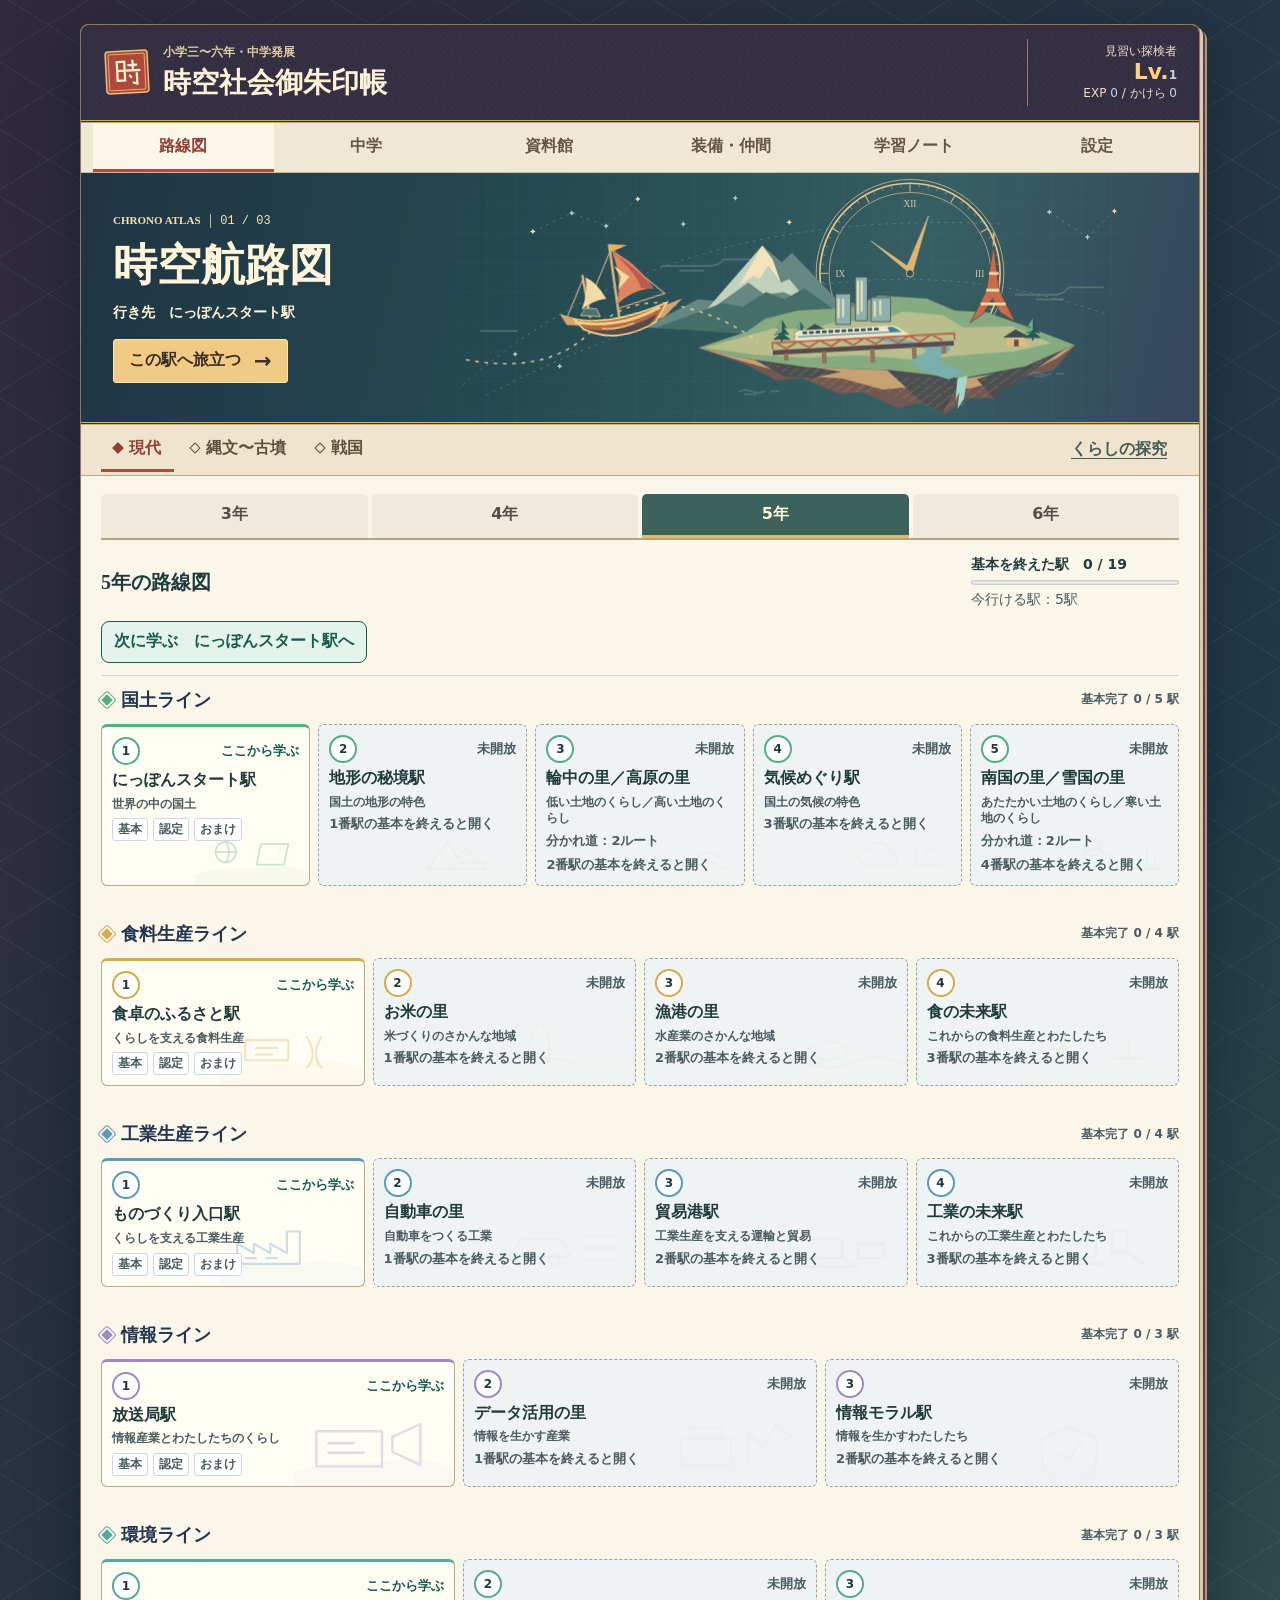
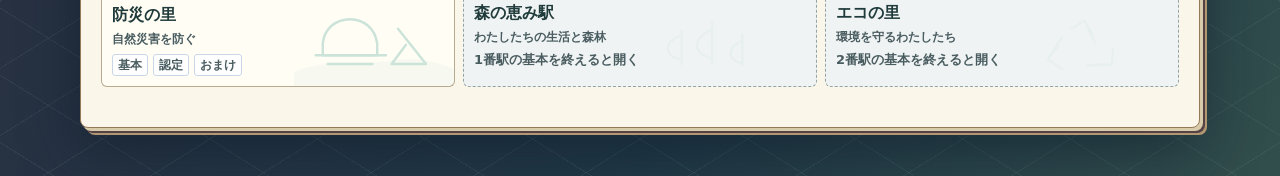
<file: shakai-quest/index.html>
<!DOCTYPE html>
<html lang="ja">
<head>
  <meta charset="UTF-8">
  <meta name="viewport" content="width=device-width, initial-scale=1.0">
  <title>時空社会御朱印帳</title>
  <link rel="icon" href="data:image/svg+xml,%3Csvg xmlns='http://www.w3.org/2000/svg' viewBox='0 0 64 64'%3E%3Crect width='64' height='64' rx='14' fill='%23F6EEE1'/%3E%3Ccircle cx='32' cy='32' r='21' fill='none' stroke='%23B8544A' stroke-width='4' stroke-dasharray='4 5'/%3E%3Cpath d='M22 34h20M32 22v23' stroke='%23B8544A' stroke-width='5' stroke-linecap='round'/%3E%3C/svg%3E">
  <link rel="stylesheet" href="style.css">
  <link rel="stylesheet" href="rpg.css">
  <link rel="stylesheet" href="map-navigation.css">
  <link rel="stylesheet" href="journey-results.css">
  <link rel="stylesheet" href="middle-bridges.css">
  <link rel="stylesheet" href="life-cases.css">
  <link rel="stylesheet" href="travel-atlas.css">
</head>
<body>
  <svg class="svg-defs" width="0" height="0" aria-hidden="true" focusable="false">
    <defs>
      <filter id="paperNoise" x="-5%" y="-5%" width="110%" height="110%">
        <feTurbulence type="fractalNoise" baseFrequency="0.85" numOctaves="2" seed="7" result="n"/>
        <feColorMatrix in="n" type="matrix" values="0 0 0 0 0.15  0 0 0 0 0.13  0 0 0 0 0.08  0 0 0 0.35 0"/>
      </filter>
    </defs>
  </svg>

  <div class="app-shell">
    <svg class="paper-grain" viewBox="0 0 100 100" preserveAspectRatio="none" aria-hidden="true" focusable="false">
      <rect width="100" height="100" filter="url(#paperNoise)"/>
    </svg>

    <header class="app-header">
      <div class="brand">
        <div class="brand-mark" aria-hidden="true">
          <svg viewBox="0 0 64 64">
            <rect x="4" y="4" width="56" height="56" rx="4" fill="#ad483b" stroke="#edbc79" stroke-width="2"/>
            <rect x="8" y="8" width="48" height="48" rx="1" fill="none" stroke="#f4cc86"/>
            <path d="M19 18h10v25H19zM19 30h10m4-7h13m-6-7v13m-9 1h19m-5 3v15l-6-2m-4-10 3 4" fill="none" stroke="#fff2d5" stroke-width="3"/>
          </svg>
        </div>
        <div>
          <p class="eyebrow">小学三〜六年・中学発展</p>
          <h1>時空社会御朱印帳</h1>
        </div>
      </div>
      <div class="player-card" aria-live="polite">
        <span id="player-title">見習い探検者</span>
        <strong>Lv.<span id="player-level">1</span></strong>
        <small>EXP <span id="player-exp">0</span> / かけら <span id="kakera-count">0</span></small>
      </div>
    </header>

    <nav class="tabbar" aria-label="メイン">
      <button class="tab active" type="button" data-tab="map" aria-current="page">路線図</button>
      <button class="tab" type="button" data-tab="middle">中学</button>
      <button class="tab" type="button" data-tab="collection">資料館</button>
      <button class="tab" type="button" data-tab="inventory">装備・仲間</button>
      <button class="tab" type="button" data-tab="notebook">学習ノート</button>
      <button class="tab" type="button" data-tab="settings">設定</button>
    </nav>

    <main class="screen-frame">
      <section id="screen-map" class="screen active" aria-labelledby="map-title">
        <div class="ambient-motes" aria-hidden="true">
          <span class="mote"></span>
          <span class="mote"></span>
          <span class="mote"></span>
          <span class="mote"></span>
        </div>
        <div class="atlas-map">
          <div class="atlas-sky">
            <div id="atlas-picture" aria-hidden="true"></div>
            <div class="atlas-caption">
              <p class="atlas-folio" lang="en">CHRONO ATLAS <b id="atlas-number">01 / 03</b></p>
              <h2 id="map-title">時空航路図</h2>
              <div id="atlas-target" aria-live="polite"></div>
              <button id="atlas-go" type="button"></button>
            </div>
          </div>
          <div class="atlas-controls">
            <div role="group" aria-label="航路の時代">
              <button type="button" data-epoch="now" aria-pressed="true">現代</button>
              <button type="button" data-epoch="early" aria-pressed="false">縄文〜古墳</button>
              <button type="button" data-epoch="castle" aria-pressed="false">戦国</button>
            </div>
            <button id="open-life-btn" class="ghost-button" type="button">くらしの探究</button>
          </div>
        </div>
        <div id="map-goal" hidden></div>
        <div id="map-root"></div>
      </section>

      <section id="screen-node" class="screen" aria-labelledby="node-title">
        <div id="node-root"></div>
        <nav id="node-connections" aria-label="この駅から広げる学び" hidden></nav>
      </section>

      <section id="screen-life" class="screen" aria-label="くらしの探究"><div id="life-root"></div></section>
      <section id="screen-middle" class="screen" aria-label="中学発展の地図"><div id="middle-root"></div></section>

      <section id="screen-quiz" class="screen" aria-labelledby="quiz-title">
        <div id="quiz-root"></div>
      </section>

      <section id="screen-collection" class="screen" aria-labelledby="collection-title">
        <div class="ambient-motes" aria-hidden="true">
          <span class="mote"></span>
          <span class="mote"></span>
          <span class="mote"></span>
          <span class="mote"></span>
        </div>
        <div class="section-head">
          <div>
            <p class="eyebrow">御朱印と収蔵品</p>
            <h2 id="collection-title">資料館</h2>
          </div>
        </div>
        <div id="collection-root"></div>
      </section>

      <section id="screen-settings" class="screen" aria-labelledby="settings-title">
        <div class="section-head">
          <div>
            <p class="eyebrow">保存と表示</p>
            <h2 id="settings-title">設定</h2>
          </div>
        </div>
        <div class="settings-panel">
          <label class="switch-row">
            <span>
              <strong>ふりがな表示</strong>
            </span>
            <input id="setting-ruby" type="checkbox" checked>
          </label>
          <label class="switch-row">
            <span>
              <strong>効果音</strong>
            </span>
            <input id="setting-sound" type="checkbox" checked>
          </label>
          <label class="switch-row"><span><strong>動きを減らす</strong></span><input id="setting-reduce-motion" type="checkbox"></label>
          <p id="save-status" role="status"></p>
          <button id="open-report-btn" class="ghost-button" type="button">保護者レポートを開く</button>
          <button id="export-save-btn" class="ghost-button" type="button">学習記録を書き出す</button>
          <label class="import-label">学習記録を読み込む<input id="import-save-file" type="file" accept="application/json,.json"></label>
          <button id="reset-save-btn" class="danger-button" type="button">セーブを初期化</button>
        </div>
      </section>

      <section id="screen-report" class="screen" aria-labelledby="report-title">
        <div class="section-head no-print">
          <div>
            <p class="eyebrow">進み具合の記録</p>
            <h2 id="report-title">保護者レポート</h2>
          </div>
        </div>
        <div id="report-root"></div>
      </section>
      <section id="screen-inventory" class="screen" aria-label="装備・仲間"><div id="inventory-root"></div></section>
      <section id="screen-notebook" class="screen" aria-label="学習ノート"><div id="notebook-root"></div></section>
    </main>
  </div>

  <div id="toast-root" class="toast-root" aria-live="polite"></div>

  <script src="data/lines-data.js"></script>
  <script src="data/nodes-data.js"></script>
  <script src="data/kakera-data.js"></script>
  <script src="data/meibutsu-data.js"></script>
  <script src="data/ijin-data.js"></script>
  <script src="data/chara-data.js"></script>
  <script src="data/item-data.js"></script>
  <script src="data/achievement-data.js"></script>
  <script src="data/curriculum-rpg.js"></script>
  <script src="data/questions/s5_koku01.js"></script>
  <script src="data/questions/s5_koku02.js"></script>
  <script src="data/questions/s5_koku03.js"></script>
  <script src="data/questions/s5_koku04.js"></script>
  <script src="data/questions/s5_koku05.js"></script>
  <script src="data/questions/s5_shoku01.js"></script>
  <script src="data/questions/s5_shoku02.js"></script>
  <script src="data/questions/s5_shoku03.js"></script>
  <script src="data/questions/s5_shoku04.js"></script>
  <script src="data/questions/s5_kogyo01.js"></script>
  <script src="data/questions/s5_kogyo02.js"></script>
  <script src="data/questions/s5_kogyo03.js"></script>
  <script src="data/questions/s5_kogyo04.js"></script>
  <script src="data/questions/s5_joho01.js"></script>
  <script src="data/questions/s5_joho02.js"></script>
  <script src="data/questions/s5_joho03.js"></script>
  <script src="data/questions/s5_kankyo01.js"></script>
  <script src="data/questions/s5_kankyo02.js"></script>
  <script src="data/questions/s5_kankyo03.js"></script>
  <script src="data/questions/s6_sei01.js"></script>
  <script src="data/questions/s6_sei02.js"></script>
  <script src="data/questions/s6_sei03.js"></script>
  <script src="data/questions/s6_rek01.js"></script>
  <script src="data/questions/s6_rek02.js"></script>
  <script src="data/questions/s6_rek03.js"></script>
  <script src="data/questions/s6_rek04.js"></script>
  <script src="data/questions/s6_rek05.js"></script>
  <script src="data/questions/s6_rek06.js"></script>
  <script src="data/questions/s6_rek07.js"></script>
  <script src="data/questions/s6_rek08.js"></script>
  <script src="data/questions/s6_rek09.js"></script>
  <script src="data/questions/s6_rek10.js"></script>
  <script src="data/questions/s6_rek11.js"></script>
  <script src="data/questions/s6_rek12.js"></script>
  <script src="data/questions/s6_kok01.js"></script>
  <script src="data/questions/s6_kok02.js"></script>
  <script src="js/svg-icons.js"></script>
  <script src="js/question-model.js"></script>
  <script src="data/questions/grades34.js"></script>
  <script src="data/content-upgrades.js"></script>
  <script src="data/middle-courses.js"></script>
  <script src="data/middle-challenges.js"></script>
  <script src="data/middle-expansion.js"></script>
  <script src="data/middle-written.js"></script>
  <script src="data/middle-review.js"></script>
  <script src="data/middle-bridges.js"></script>
  <script src="data/life-cases.js"></script>
  <script src="data/rpg-data.js"></script>
  <script src="js/rpg-system.js"></script>
  <script src="js/save-manager.js"></script>
  <script src="js/rewards.js"></script>
  <script src="js/inventory-renderer.js"></script>
  <script src="js/collection-renderer.js"></script>
  <script src="js/achievement-manager.js"></script>
  <script src="js/report-renderer.js"></script>
  <script src="js/travel-atlas.js"></script>
  <script src="js/map-renderer.js"></script>
  <script src="js/quiz-engine.js"></script>
  <script src="js/written-engine.js"></script>
  <script src="js/middle-renderer.js"></script>
  <script src="js/life-renderer.js"></script>
  <script src="js/main.js"></script>
</body>
</html>
</file>
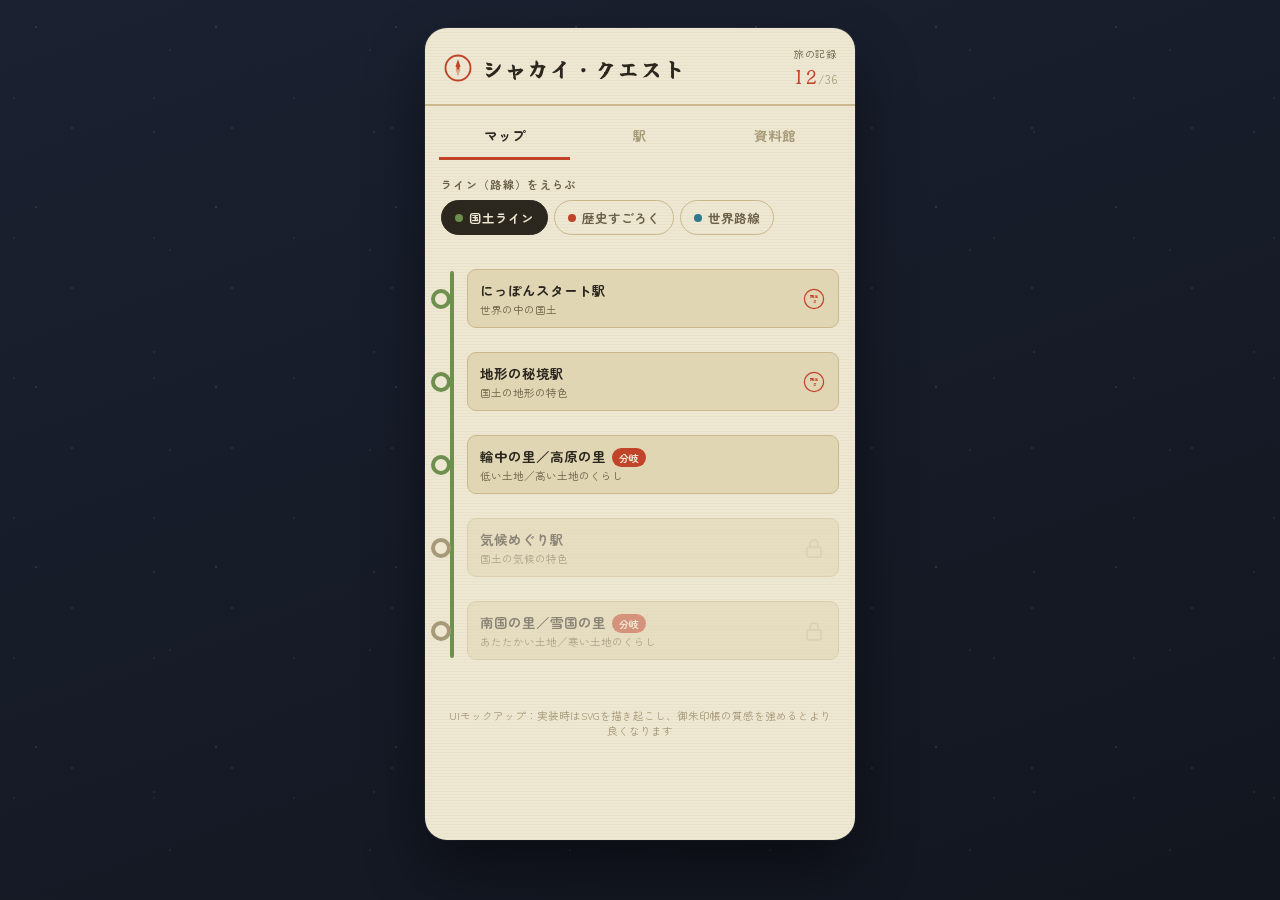
<file: shakai-quest/_reference/ui-mockup.html>
<!DOCTYPE html>
<html lang="ja">
<head>
<meta charset="UTF-8">
<meta name="viewport" content="width=device-width, initial-scale=1.0">
<title>シャカイ・クエスト UIモックアップ</title>
<!--
  このファイルはビジュアルの方向性を見せるためのモックアップです。
  ・Google Fontsを読み込んでいますが、本番の静的サイトでは
    リカ・クエストの方針（外部フォント不使用）に合わせて
    セルフホストまたはシステムフォントに置き換える想定です。
  ・偉人・名産品のイラストは簡易シルエットで、本番用の絵は別途必要です。
-->
<link rel="preconnect" href="https://fonts.googleapis.com">
<link rel="preconnect" href="https://fonts.gstatic.com" crossorigin>
<link href="https://fonts.googleapis.com/css2?family=Yuji+Syuku&family=Zen+Maru+Gothic:wght@400;500;700;900&display=swap" rel="stylesheet">
<style>
  :root{
    /* 時空の背景（宇宙寄りの濃紺） */
    --bg-outer:#1B2131;
    --bg-outer-deep:#12161F;
    --bg-star:#E8E2CC;

    /* 和紙の手帳ページ */
    --paper:#EEE7D2;
    --paper-deep:#E1D6B4;
    --paper-line:#CBB98D;

    /* 墨色のインク */
    --ink:#2B271E;
    --ink-soft:#6B6047;
    --ink-faint:#A79A79;

    /* 朱色（はんこスタンプ） */
    --stamp:#C1432A;
    --stamp-deep:#8F2E1C;

    /* 8ラインの伝統色 */
    --line-koku:#6E8F4E;
    --line-shoku:#C99A2E;
    --line-kogyo:#3D6478;
    --line-joho:#7A5C99;
    --line-kankyo:#3F6350;
    --line-sei:#33475C;
    --line-rek:#C1432A;
    --line-kok:#2E7A8E;

    --radius:16px;
    --radius-sm:9px;
  }

  *{box-sizing:border-box;}
  @media (prefers-reduced-motion: reduce){
    *{animation-duration:0.001ms !important; transition-duration:0.001ms !important;}
  }

  body{
    margin:0;
    min-height:100vh;
    background:
      radial-gradient(circle at 20% 15%, rgba(232,226,204,0.35) 0px, transparent 1px),
      radial-gradient(circle at 70% 60%, rgba(232,226,204,0.25) 0px, transparent 1px),
      radial-gradient(circle at 45% 80%, rgba(232,226,204,0.3) 0px, transparent 1px),
      radial-gradient(circle at 85% 25%, rgba(232,226,204,0.22) 0px, transparent 1px),
      radial-gradient(circle at 10% 70%, rgba(232,226,204,0.2) 0px, transparent 1px),
      linear-gradient(160deg, var(--bg-outer), var(--bg-outer-deep));
    background-size: 180px 180px, 220px 220px, 160px 160px, 200px 200px, 140px 140px, cover;
    font-family:'Zen Maru Gothic', sans-serif;
    color:var(--ink);
    display:flex;
    justify-content:center;
    padding:28px 12px 60px;
  }

  .device{
    width:100%;
    max-width:430px;
    background:var(--paper);
    border-radius:22px;
    box-shadow:0 30px 60px rgba(0,0,0,0.45), 0 0 0 1px rgba(255,255,255,0.06);
    overflow:hidden;
    position:relative;
  }
  .device::before{
    content:"";
    position:absolute; inset:0;
    background-image: repeating-linear-gradient(0deg, rgba(90,75,40,0.035) 0px, rgba(90,75,40,0.035) 1px, transparent 1px, transparent 3px);
    pointer-events:none;
  }

  header.header{
    display:flex; align-items:center; justify-content:space-between;
    padding:18px 18px 14px;
    border-bottom:2px solid var(--paper-line);
    position:relative;
  }
  .brand{display:flex; align-items:center; gap:8px;}
  .brand-mark{width:30px; height:30px; color:var(--stamp);}
  .brand h1{
    font-family:'Yuji Syuku', serif;
    font-size:22px;
    margin:0;
    letter-spacing:0.03em;
    color:var(--ink);
  }
  .journey-progress{ text-align:right; }
  .progress-label{ display:block; font-size:10px; color:var(--ink-soft); letter-spacing:0.08em;}
  .progress-value{ font-family:'Yuji Syuku', serif; font-size:20px; color:var(--stamp);}
  .progress-total{ font-size:12px; color:var(--ink-faint); font-family:'Zen Maru Gothic';}

  nav.tabbar{
    display:flex;
    gap:4px;
    padding:10px 14px 0;
    position:relative;
  }
  .tab{
    flex:1;
    border:none;
    background:transparent;
    font-family:'Zen Maru Gothic'; font-weight:700; font-size:13.5px;
    color:var(--ink-faint);
    padding:9px 4px 12px;
    cursor:pointer;
    border-bottom:3px solid transparent;
    transition:color .15s;
  }
  .tab.active{ color:var(--ink); border-bottom-color:var(--stamp); }
  .tab:focus-visible{ outline:2px solid var(--stamp); outline-offset:2px; }

  main.screens{ padding:16px 16px 22px; min-height:520px; }
  .screen{ display:none; }
  .screen.active{ display:block; animation:fade .25s ease; }
  @keyframes fade{ from{opacity:0; transform:translateY(4px);} to{opacity:1; transform:none;} }

  /* ---- 共通：小見出し・ピル ---- */
  .section-eyebrow{
    font-size:11px; letter-spacing:.12em; color:var(--ink-soft); font-weight:700; margin:0 0 8px;
  }
  .pillbar{ display:flex; gap:6px; overflow-x:auto; padding-bottom:10px; margin-bottom:12px;}
  .pill{
    flex:0 0 auto;
    border:1.5px solid var(--paper-line);
    background:var(--paper);
    color:var(--ink-soft);
    font-family:'Zen Maru Gothic'; font-weight:700; font-size:12.5px;
    padding:7px 13px;
    border-radius:999px;
    cursor:pointer;
    display:flex; align-items:center; gap:6px;
  }
  .pill .dot{width:8px; height:8px; border-radius:50%; background:var(--dot,#999);}
  .pill.active{ background:var(--ink); color:var(--paper); border-color:var(--ink); }

  /* ---- はんこスタンプ ---- */
  .hanko{ width:34px; height:34px; color:var(--stamp); flex:0 0 auto; }
  .hanko.small{ width:24px; height:24px; }
  .hanko-ghost{ color:var(--ink-faint); opacity:.35; }

  /* ---- マップ：路線図スタイル ---- */
  .route-line{ position:relative; padding-left:26px; }
  .route-line::before{
    content:""; position:absolute; left:9px; top:14px; bottom:14px; width:4px;
    background:var(--line-koku); border-radius:2px;
  }
  .station{
    position:relative; display:flex; align-items:center; gap:12px;
    padding:12px 0;
  }
  .station-node{
    position:absolute; left:-26px; top:50%; transform:translate(-50%,-50%);
    width:20px; height:20px; border-radius:50%;
    background:var(--paper); border:4px solid var(--line-koku);
  }
  .station.locked .station-node{ border-color:var(--ink-faint); }
  .station-card{
    flex:1;
    background:var(--paper-deep);
    border:1.5px solid var(--paper-line);
    border-radius:var(--radius-sm);
    padding:10px 12px;
    display:flex; align-items:center; justify-content:space-between; gap:8px;
  }
  .station.locked .station-card{ opacity:.5; }
  .station-name{ font-weight:700; font-size:13.5px; }
  .station-sub{ font-size:10.5px; color:var(--ink-soft); margin-top:2px;}
  .branch-tag{
    font-size:10px; background:var(--stamp); color:var(--paper); padding:2px 7px; border-radius:999px; margin-left:6px;
  }

  /* ---- 歴史すごろく（縦タイムライン） ---- */
  .sugoroku-scroll{
    max-height:340px; overflow-y:auto; padding-right:4px; margin:0 -4px 0 0;
    border-radius:var(--radius-sm);
  }
  .sugoroku-line{ position:relative; padding-left:26px; }
  .sugoroku-line::before{
    content:""; position:absolute; left:9px; top:14px; bottom:14px; width:4px;
    background:var(--line-rek); border-radius:2px;
  }
  .sugoroku-line .station-node{ border-color:var(--line-rek); }
  .sugoroku-line .station-node.start{ border-color:var(--line-sei); }
  .sugoroku-line .station.current .station-card{
    border-color:var(--stamp); box-shadow:0 0 0 2px rgba(193,67,42,0.18);
  }

  /* ---- 世界路線 ---- */
  .world-panel{
    background:var(--paper-deep); border:1.5px solid var(--paper-line); border-radius:var(--radius);
    padding:16px; text-align:center;
  }
  .globe{ width:100px; height:100px; margin:6px auto 10px; color:var(--line-kok); }
  .world-stations{ display:flex; flex-direction:column; gap:8px; margin-top:12px; text-align:left; }

  /* ---- 駅（ノード）画面 ---- */
  .station-detail{
    background:var(--paper-deep); border:1.5px solid var(--paper-line); border-radius:var(--radius);
    padding:16px; margin-bottom:16px;
  }
  .station-detail-head{ display:flex; justify-content:space-between; align-items:flex-start; margin-bottom:12px;}
  .station-detail-head h2{ font-family:'Yuji Syuku'; font-size:19px; margin:0 0 4px; }
  .station-detail-head p{ font-size:11px; color:var(--ink-soft); margin:0; }

  .challenge-card{
    display:flex; align-items:center; gap:12px;
    background:var(--paper); border:1.5px solid var(--paper-line); border-radius:var(--radius-sm);
    padding:12px; margin-bottom:10px;
  }
  .challenge-card.locked{ opacity:.55; }
  .challenge-icon{
    width:42px; height:42px; border-radius:50%; flex:0 0 auto;
    display:flex; align-items:center; justify-content:center;
    background:var(--ink); color:var(--paper);
  }
  .challenge-icon svg{ width:22px; height:22px; }
  .challenge-body{ flex:1; }
  .challenge-title{ font-weight:700; font-size:13.5px; display:flex; align-items:center; gap:6px;}
  .challenge-desc{ font-size:11px; color:var(--ink-soft); margin-top:2px; }
  .challenge-cta{
    border:none; background:var(--stamp); color:var(--paper);
    font-family:'Zen Maru Gothic'; font-weight:700; font-size:11.5px;
    padding:8px 12px; border-radius:999px; cursor:pointer; white-space:nowrap;
  }
  .challenge-cta:disabled{ background:var(--ink-faint); cursor:default; }
  .challenge-cta:focus-visible{ outline:2px solid var(--ink); outline-offset:2px; }

  .ijin-row{ display:flex; gap:6px; margin-top:8px; }
  .ijin-chip{
    width:30px; height:30px; border-radius:50%; background:var(--ink);
    display:flex; align-items:center; justify-content:center; color:var(--paper); font-size:11px; font-weight:700;
    border:2px solid var(--paper-line);
  }

  .kikitori-note{
    display:flex; gap:8px; align-items:flex-start;
    background:rgba(61,100,120,0.12); border:1px dashed var(--line-kogyo);
    border-radius:var(--radius-sm); padding:10px 11px; font-size:11px; color:var(--ink-soft); margin-top:10px;
  }
  .kikitori-note svg{ width:16px; height:16px; flex:0 0 auto; color:var(--line-kogyo); margin-top:1px;}

  /* ---- 資料館（御朱印帳） ---- */
  .goshuin-summary{
    display:flex; justify-content:space-between; align-items:center;
    background:var(--ink); color:var(--paper);
    border-radius:var(--radius-sm); padding:12px 14px; margin-bottom:14px;
  }
  .goshuin-summary .num{ font-family:'Yuji Syuku'; font-size:22px; color:var(--stamp); }
  .collection-grid{
    display:grid; grid-template-columns:repeat(3,1fr); gap:9px;
  }
  .collection-card{
    aspect-ratio:1; background:var(--paper-deep); border:1.5px solid var(--paper-line);
    border-radius:var(--radius-sm); display:flex; flex-direction:column; align-items:center; justify-content:center;
    gap:5px; padding:6px; position:relative;
  }
  .collection-card.uncollected{ filter:grayscale(1); opacity:.45; }
  .collection-card .item-icon{ width:30px; height:30px; color:var(--ink); }
  .collection-card .item-name{ font-size:9.5px; text-align:center; line-height:1.3; font-weight:700; }
  .collection-card .rare-badge{
    position:absolute; top:5px; right:5px; width:14px; height:14px; color:var(--stamp);
  }

  footer.note{
    text-align:center; font-size:10.5px; color:var(--ink-faint); padding:14px 20px 4px;
  }
</style>
</head>
<body>

<svg width="0" height="0" style="position:absolute">
  <symbol id="ic-hanko" viewBox="0 0 100 100">
    <defs>
      <filter id="rough1"><feTurbulence type="fractalNoise" baseFrequency="0.045" numOctaves="2" seed="3" result="n"/><feDisplacementMap in="SourceGraphic" in2="n" scale="5"/></filter>
    </defs>
    <g filter="url(#rough1)" fill="none" stroke="currentColor" stroke-width="5">
      <circle cx="50" cy="50" r="40"/>
    </g>
    <text x="50" y="45" text-anchor="middle" font-size="17" fill="currentColor" filter="url(#rough1)" font-family="Zen Maru Gothic" font-weight="700">認定</text>
    <text x="50" y="66" text-anchor="middle" font-size="14" fill="currentColor" filter="url(#rough1)" font-family="Zen Maru Gothic">済</text>
  </symbol>
  <symbol id="ic-compass" viewBox="0 0 48 48">
    <circle cx="24" cy="24" r="20" fill="none" stroke="currentColor" stroke-width="3"/>
    <path d="M24 10 L28 22 L24 24 L20 22 Z" fill="currentColor"/>
    <path d="M24 38 L20 26 L24 24 L28 26 Z" fill="currentColor" opacity="0.4"/>
    <circle cx="24" cy="24" r="2.5" fill="currentColor"/>
  </symbol>
  <symbol id="ic-lock" viewBox="0 0 24 24">
    <rect x="5" y="11" width="14" height="10" rx="2" fill="none" stroke="currentColor" stroke-width="2"/>
    <path d="M8 11V8a4 4 0 0 1 8 0v3" fill="none" stroke="currentColor" stroke-width="2"/>
  </symbol>
  <symbol id="ic-scroll" viewBox="0 0 24 24">
    <path d="M5 4h11a3 3 0 0 1 3 3v13H8a3 3 0 0 1-3-3V4Z" fill="none" stroke="currentColor" stroke-width="1.8"/>
    <path d="M9 9h7M9 13h7M9 17h4" stroke="currentColor" stroke-width="1.6" stroke-linecap="round"/>
  </symbol>
  <symbol id="ic-rice" viewBox="0 0 24 24">
    <path d="M12 2c3 4 3 8 0 12-3-4-3-8 0-12Z" fill="currentColor"/>
    <path d="M12 22v-8" stroke="currentColor" stroke-width="2"/>
  </symbol>
  <symbol id="ic-torii" viewBox="0 0 24 24">
    <path d="M3 8h18M4 8v13M20 8v13M6 5h12" stroke="currentColor" stroke-width="2" fill="none" stroke-linecap="round"/>
  </symbol>
  <symbol id="ic-globe" viewBox="0 0 100 100">
    <circle cx="50" cy="50" r="42" fill="none" stroke="currentColor" stroke-width="3"/>
    <ellipse cx="50" cy="50" rx="42" ry="16" fill="none" stroke="currentColor" stroke-width="2.4"/>
    <ellipse cx="50" cy="50" rx="18" ry="42" fill="none" stroke="currentColor" stroke-width="2.4"/>
    <line x1="8" y1="50" x2="92" y2="50" stroke="currentColor" stroke-width="2.4"/>
  </symbol>
  <symbol id="ic-ear" viewBox="0 0 24 24">
    <path d="M12 3v6M8 21c0-6 2-9 4-9s4 3 4 9" fill="none" stroke="currentColor" stroke-width="2" stroke-linecap="round"/>
  </symbol>
</svg>

<div class="device">
  <header class="header">
    <div class="brand">
      <svg class="brand-mark"><use href="#ic-compass"/></svg>
      <h1>シャカイ・クエスト</h1>
    </div>
    <div class="journey-progress">
      <span class="progress-label">旅の記録</span>
      <span class="progress-value">12<span class="progress-total">/36</span></span>
    </div>
  </header>

  <nav class="tabbar">
    <button class="tab active" data-screen="map">マップ</button>
    <button class="tab" data-screen="station">駅</button>
    <button class="tab" data-screen="museum">資料館</button>
  </nav>

  <main class="screens">

    <!-- ============ 画面1：マップ ============ -->
    <section class="screen active" id="screen-map">
      <p class="section-eyebrow">ライン（路線）をえらぶ</p>
      <div class="pillbar">
        <button class="pill active" data-line="koku" style="--dot:var(--line-koku)"><span class="dot"></span>国土ライン</button>
        <button class="pill" data-line="rek" style="--dot:var(--line-rek)"><span class="dot"></span>歴史すごろく</button>
        <button class="pill" data-line="kok" style="--dot:var(--line-kok)"><span class="dot"></span>世界路線</button>
      </div>

      <!-- 国土ライン：路線図スタイル -->
      <div class="line-view" id="line-koku">
        <div class="route-line">
          <div class="station">
            <div class="station-node"></div>
            <div class="station-card">
              <div>
                <div class="station-name">にっぽんスタート駅</div>
                <div class="station-sub">世界の中の国土</div>
              </div>
              <svg class="hanko small"><use href="#ic-hanko"/></svg>
            </div>
          </div>
          <div class="station">
            <div class="station-node"></div>
            <div class="station-card">
              <div>
                <div class="station-name">地形の秘境駅</div>
                <div class="station-sub">国土の地形の特色</div>
              </div>
              <svg class="hanko small"><use href="#ic-hanko"/></svg>
            </div>
          </div>
          <div class="station">
            <div class="station-node"></div>
            <div class="station-card">
              <div>
                <div class="station-name">輪中の里／高原の里<span class="branch-tag">分岐</span></div>
                <div class="station-sub">低い土地／高い土地のくらし</div>
              </div>
            </div>
          </div>
          <div class="station locked">
            <div class="station-node"></div>
            <div class="station-card">
              <div>
                <div class="station-name">気候めぐり駅</div>
                <div class="station-sub">国土の気候の特色</div>
              </div>
              <svg class="hanko small hanko-ghost"><use href="#ic-lock"/></svg>
            </div>
          </div>
          <div class="station locked">
            <div class="station-node"></div>
            <div class="station-card">
              <div>
                <div class="station-name">南国の里／雪国の里<span class="branch-tag">分岐</span></div>
                <div class="station-sub">あたたかい土地／寒い土地のくらし</div>
              </div>
              <svg class="hanko small hanko-ghost"><use href="#ic-lock"/></svg>
            </div>
          </div>
        </div>
      </div>

      <!-- 歴史すごろく：縦タイムラインスタイル -->
      <div class="line-view" id="line-rek" hidden>
        <div class="sugoroku-scroll">
          <div class="sugoroku-line">
            <div class="station">
              <div class="station-node start"></div>
              <div class="station-card">
                <div><div class="station-name">げんだい日本駅</div><div class="station-sub">政治ライン・起点</div></div>
                <svg class="hanko small"><use href="#ic-hanko"/></svg>
              </div>
            </div>
            <div class="station">
              <div class="station-node"></div>
              <div class="station-card">
                <div><div class="station-name">縄文・古墳の里</div><div class="station-sub">縄文のむらから古墳のくにへ</div></div>
                <svg class="hanko small"><use href="#ic-hanko"/></svg>
              </div>
            </div>
            <div class="station">
              <div class="station-node"></div>
              <div class="station-card">
                <div><div class="station-name">飛鳥・奈良の都</div><div class="station-sub">天皇中心の国づくり</div></div>
                <svg class="hanko small"><use href="#ic-hanko"/></svg>
              </div>
            </div>
            <div class="station current">
              <div class="station-node"></div>
              <div class="station-card">
                <div><div class="station-name">平安貴族の都</div><div class="station-sub">貴族のくらし</div></div>
              </div>
            </div>
            <div class="station locked">
              <div class="station-node"></div>
              <div class="station-card"><div><div class="station-name">鎌倉武家の里</div><div class="station-sub">武士の世の中へ</div></div></div>
            </div>
            <div class="station locked">
              <div class="station-node"></div>
              <div class="station-card"><div><div class="station-name">室町文化の里</div><div class="station-sub">今に伝わる室町文化</div></div></div>
            </div>
            <div class="station locked">
              <div class="station-node"></div>
              <div class="station-card"><div><div class="station-name">戦国の城下町</div><div class="station-sub">戦国の世から天下統一へ</div></div></div>
            </div>
            <div class="station locked">
              <div class="station-node"></div>
              <div class="station-card"><div><div class="station-name">江戸城下町</div><div class="station-sub">江戸幕府と政治の安定</div></div></div>
            </div>
            <div class="station locked">
              <div class="station-node"></div>
              <div class="station-card"><div><div class="station-name">町人文化の里</div><div class="station-sub">町人の文化と新しい学問</div></div></div>
            </div>
            <div class="station locked">
              <div class="station-node"></div>
              <div class="station-card"><div><div class="station-name">明治維新の都</div><div class="station-sub">明治の国づくりを進めた人々</div></div></div>
            </div>
            <div class="station locked">
              <div class="station-node"></div>
              <div class="station-card"><div><div class="station-name">近代日本の港</div><div class="station-sub">世界に歩み出した日本</div></div></div>
            </div>
            <div class="station locked">
              <div class="station-node"></div>
              <div class="station-card"><div><div class="station-name">戦争と人々のくらしの里</div><div class="station-sub">長く続いた戦争と人々のくらし</div></div></div>
            </div>
            <div class="station locked">
              <div class="station-node"></div>
              <div class="station-card"><div><div class="station-name">戦後復興の都</div><div class="station-sub">新しい日本、平和な日本へ</div></div></div>
            </div>
          </div>
        </div>
      </div>

      <!-- 世界路線：世界地図スタイル -->
      <div class="line-view" id="line-kok" hidden>
        <div class="world-panel">
          <svg class="globe"><use href="#ic-globe"/></svg>
          <div class="station-sub">歴史すごろくを上がった先に開くラスト章</div>
          <div class="world-stations">
            <div class="station">
              <div class="station-card">
                <div><div class="station-name">世界の隣人駅</div><div class="station-sub">日本とつながりの深い国々</div></div>
              </div>
            </div>
            <div class="station locked">
              <div class="station-card">
                <div><div class="station-name">世界会議の間</div><div class="station-sub">世界の未来と日本の役割</div></div>
                <svg class="hanko small hanko-ghost"><use href="#ic-lock"/></svg>
              </div>
            </div>
          </div>
        </div>
      </div>
    </section>

    <!-- ============ 画面2：駅（ノード詳細） ============ -->
    <section class="screen" id="screen-station">
      <p class="section-eyebrow">駅の例①：ふつうの認定チャレンジ</p>
      <div class="station-detail">
        <div class="station-detail-head">
          <div>
            <h2>戦国の城下町</h2>
            <p>対応：戦国の世から天下統一へ</p>
          </div>
          <svg class="hanko"><use href="#ic-hanko"/></svg>
        </div>

        <div class="challenge-card">
          <div class="challenge-icon"><svg><use href="#ic-scroll"/></svg></div>
          <div class="challenge-body">
            <div class="challenge-title">探検</div>
            <div class="challenge-desc">クリア済み・20問中20問</div>
          </div>
          <button class="challenge-cta" disabled>クリア済</button>
        </div>

        <div class="challenge-card">
          <div class="challenge-icon" style="background:var(--stamp)"><svg><use href="#ic-torii"/></svg></div>
          <div class="challenge-body">
            <div class="challenge-title">認定チャレンジ</div>
            <div class="challenge-desc">信長・秀吉・家康からの問答に挑戦</div>
            <div class="ijin-row">
              <div class="ijin-chip">信</div>
              <div class="ijin-chip">秀</div>
              <div class="ijin-chip">家</div>
            </div>
          </div>
          <button class="challenge-cta">挑戦する</button>
        </div>

        <div class="challenge-card locked">
          <div class="challenge-icon"><svg><use href="#ic-lock"/></svg></div>
          <div class="challenge-body">
            <div class="challenge-title">もっと知りたい！チャレンジ</div>
            <div class="challenge-desc">認定チャレンジをクリアすると解放（中学生範囲）</div>
          </div>
          <button class="challenge-cta" disabled>ロック中</button>
        </div>
      </div>

      <p class="section-eyebrow">駅の例②：聞き取りチャレンジ（戦争単元だけの特別演出）</p>
      <div class="station-detail">
        <div class="station-detail-head">
          <div>
            <h2>戦争と人々のくらしの里</h2>
            <p>対応：長く続いた戦争と人々のくらし</p>
          </div>
        </div>

        <div class="challenge-card">
          <div class="challenge-icon"><svg><use href="#ic-scroll"/></svg></div>
          <div class="challenge-body">
            <div class="challenge-title">探検</div>
            <div class="challenge-desc">クリア済み・20問中20問</div>
          </div>
          <button class="challenge-cta" disabled>クリア済</button>
        </div>

        <div class="challenge-card">
          <div class="challenge-icon" style="background:var(--line-kogyo)"><svg><use href="#ic-scroll"/></svg></div>
          <div class="challenge-body">
            <div class="challenge-title">聞き取りチャレンジ</div>
            <div class="challenge-desc">当時の証言・資料を読み解く</div>
          </div>
          <button class="challenge-cta" style="background:var(--line-kogyo)">聞き取る</button>
        </div>

        <div class="kikitori-note">
          <svg><use href="#ic-scroll"/></svg>
          <div>この駅だけ「認定キャラとの問答」を使わず、証言・資料を読み解く形式にしています。収蔵品も名産品ではなく配給切符などの史料アイテム扱いです。</div>
        </div>
      </div>
    </section>

    <!-- ============ 画面3：資料館（御朱印帳） ============ -->
    <section class="screen" id="screen-museum">
      <div class="goshuin-summary">
        <div>
          <div style="font-size:11px; opacity:.75;">収蔵率</div>
          <div class="num">34%</div>
        </div>
        <div style="font-size:11px; text-align:right; opacity:.85; max-width:150px;">名産品・偉人・アイテムを集めて御朱印帳を埋めていこう</div>
      </div>

      <div class="pillbar">
        <button class="pill active" data-museum="meibutsu">名産品</button>
        <button class="pill" data-museum="ijin">偉人</button>
        <button class="pill" data-museum="item">アイテム</button>
      </div>

      <div class="museum-view" id="museum-meibutsu">
        <div class="collection-grid">
          <div class="collection-card"><svg class="item-icon"><use href="#ic-globe"/></svg><div class="item-name">地球儀バッジ</div></div>
          <div class="collection-card"><svg class="item-icon"><use href="#ic-torii"/></svg><div class="item-name">日本アルプス<br>バッジ</div></div>
          <div class="collection-card"><svg class="item-icon"><use href="#ic-ear"/></svg><div class="item-name">新米バッジ</div></div>
          <div class="collection-card uncollected"><svg class="item-icon"><use href="#ic-lock"/></svg><div class="item-name">？？？</div></div>
          <div class="collection-card"><svg class="item-icon"><use href="#ic-scroll"/></svg><div class="item-name">鉄砲レプリカ</div>
            <svg class="rare-badge"><use href="#ic-hanko"/></svg>
          </div>
          <div class="collection-card uncollected"><svg class="item-icon"><use href="#ic-lock"/></svg><div class="item-name">？？？</div></div>
          <div class="collection-card"><svg class="item-icon"><use href="#ic-ear"/></svg><div class="item-name">鮮魚セット</div></div>
          <div class="collection-card uncollected"><svg class="item-icon"><use href="#ic-lock"/></svg><div class="item-name">？？？</div></div>
          <div class="collection-card uncollected"><svg class="item-icon"><use href="#ic-lock"/></svg><div class="item-name">？？？</div></div>
        </div>
      </div>

      <div class="museum-view" id="museum-ijin" hidden>
        <div class="collection-grid">
          <div class="collection-card"><div class="ijin-chip" style="width:34px;height:34px;">卑</div><div class="item-name">卑弥呼</div></div>
          <div class="collection-card"><div class="ijin-chip" style="width:34px;height:34px;">聖</div><div class="item-name">聖徳太子</div></div>
          <div class="collection-card uncollected"><svg class="item-icon"><use href="#ic-lock"/></svg><div class="item-name">？？？</div></div>
          <div class="collection-card uncollected"><svg class="item-icon"><use href="#ic-lock"/></svg><div class="item-name">？？？</div></div>
          <div class="collection-card uncollected"><svg class="item-icon"><use href="#ic-lock"/></svg><div class="item-name">？？？</div></div>
          <div class="collection-card uncollected"><svg class="item-icon"><use href="#ic-lock"/></svg><div class="item-name">？？？</div></div>
        </div>
      </div>

      <div class="museum-view" id="museum-item" hidden>
        <div class="collection-grid">
          <div class="collection-card"><svg class="item-icon"><use href="#ic-torii"/></svg><div class="item-name">先生の<br>虫めがね</div>
            <svg class="rare-badge"><use href="#ic-hanko"/></svg>
          </div>
          <div class="collection-card uncollected"><svg class="item-icon"><use href="#ic-lock"/></svg><div class="item-name">？？？</div></div>
          <div class="collection-card uncollected"><svg class="item-icon"><use href="#ic-lock"/></svg><div class="item-name">？？？</div></div>
        </div>
      </div>
    </section>

  </main>

  <footer class="note">UIモックアップ：実装時はSVGを描き起こし、御朱印帳の質感を強めるとより良くなります</footer>
</div>

<script>
  // 画面タブ切り替え
  document.querySelectorAll('.tab').forEach(tab=>{
    tab.addEventListener('click', ()=>{
      document.querySelectorAll('.tab').forEach(t=>t.classList.remove('active'));
      document.querySelectorAll('.screen').forEach(s=>s.classList.remove('active'));
      tab.classList.add('active');
      document.getElementById('screen-'+tab.dataset.screen).classList.add('active');
    });
  });

  // マップ：ライン切り替え
  document.querySelectorAll('.pill[data-line]').forEach(pill=>{
    pill.addEventListener('click', ()=>{
      document.querySelectorAll('.pill[data-line]').forEach(p=>p.classList.remove('active'));
      document.querySelectorAll('#screen-map .line-view').forEach(v=>v.hidden=true);
      pill.classList.add('active');
      document.getElementById('line-'+pill.dataset.line).hidden=false;
    });
  });

  // 資料館：カテゴリ切り替え
  document.querySelectorAll('.pill[data-museum]').forEach(pill=>{
    pill.addEventListener('click', ()=>{
      document.querySelectorAll('.pill[data-museum]').forEach(p=>p.classList.remove('active'));
      document.querySelectorAll('#screen-museum .museum-view').forEach(v=>v.hidden=true);
      pill.classList.add('active');
      document.getElementById('museum-'+pill.dataset.museum).hidden=false;
    });
  });
</script>
</body>
</html>
</file>
<file: shakai-quest/style.css>
:root {
  --sky-a: #201D46;
  --sky-b: #141C38;
  --sky-c: #142D42;
  --paper: #FFFFFF;
  --paper-deep: #EDF3FA;
  --paper-soft: #F7FAFE;
  --paper-line: #CAD7E8;
  --ink: #23354F;
  --ink-soft: #536981;
  --ink-faint: #6C7F93;
  --stamp: #167A96;
  --stamp-deep: #155C73;
  --line-koku: #53AD85;
  --line-shoku: #D5AB4C;
  --line-kogyo: #5A9ABB;
  --line-joho: #A08AC4;
  --line-kankyo: #55A99C;
  --line-sei: #7695CF;
  --line-rek: #CA7E79;
  --line-kok: #48ACBC;
  --ok: #278561;
  --warn: #9F6430;
  --locked: #758294;
  --gold: #E3B857;
  --shadow: 0 22px 70px rgba(4, 10, 30, .35);
  --radius: 8px;
}

* {
  box-sizing: border-box;
}

@media (prefers-reduced-motion: reduce) {
  *,
  *::before,
  *::after {
    animation: none !important;
    scroll-behavior: auto !important;
    transition: none !important;
  }
}

html,
body {
  min-height: 100%;
}

body {
  margin: 0;
  color: var(--ink);
  font-family: "Zen Maru Gothic", "Hiragino Sans", "Yu Gothic", "Meiryo", system-ui, sans-serif;
  background: linear-gradient(150deg, var(--sky-a), var(--sky-b) 55%, var(--sky-c));
  background-attachment: fixed;
  padding: 24px 12px 48px;
}

button,
input {
  font: inherit;
}

button {
  cursor: pointer;
}

.svg-defs {
  position: absolute;
  width: 0;
  height: 0;
  overflow: hidden;
}

button:focus-visible,
input:focus-visible {
  outline: 3px solid rgba(184, 84, 74, .42);
  outline-offset: 2px;
}

.app-shell {
  position: relative;
  width: min(1120px, 100%);
  min-height: calc(100vh - 72px);
  margin: 0 auto;
  overflow: hidden;
  background: var(--paper);
  border: 1px solid rgba(246, 238, 225, .74);
  border-radius: 8px;
  box-shadow: var(--shadow);
}

.app-shell::before {
  content: "";
  position: absolute;
  inset: 0;
  pointer-events: none;
  background-image: repeating-linear-gradient(0deg, rgba(92, 79, 66, .035) 0 1px, transparent 1px 4px);
}

.paper-grain {
  position: absolute;
  inset: 0;
  width: 100%;
  height: 100%;
  opacity: .42;
  mix-blend-mode: multiply;
  pointer-events: none;
  z-index: 1;
}

.app-header,
.tabbar,
.screen-frame {
  position: relative;
  z-index: 2;
}

.app-header {
  display: flex;
  align-items: center;
  justify-content: space-between;
  gap: 16px;
  padding: 18px 22px;
  border-bottom: 2px solid var(--paper-line);
}

.brand {
  display: flex;
  align-items: center;
  gap: 12px;
  min-width: 0;
}

.brand-mark {
  width: 42px;
  height: 42px;
  color: var(--stamp);
  flex: 0 0 auto;
}

.brand h1,
.section-head h2 {
  margin: 0;
  letter-spacing: 0;
  line-height: 1.15;
}

.brand h1 {
  font-family: "Klee One", "Hiragino Mincho ProN", "Yu Mincho", serif;
  font-size: 28px;
}

.eyebrow {
  margin: 0 0 4px;
  color: var(--ink-soft);
  font-size: 12px;
  font-weight: 800;
  letter-spacing: 0;
}

.player-card {
  display: grid;
  gap: 2px;
  min-width: 170px;
  padding: 10px 12px;
  background: rgba(225, 214, 180, .8);
  border: 1px solid var(--paper-line);
  border-radius: var(--radius);
  text-align: right;
}

.player-card span,
.player-card small {
  color: var(--ink-soft);
  font-size: 12px;
}

.player-card strong {
  color: var(--stamp);
  font-size: 22px;
  line-height: 1;
}

.tabbar {
  display: flex;
  gap: 2px;
  padding: 0 18px;
  background: rgba(225, 214, 180, .42);
  border-bottom: 1px solid var(--paper-line);
}

.tab {
  border: 0;
  border-bottom: 3px solid transparent;
  background: transparent;
  color: var(--ink-soft);
  min-width: 104px;
  padding: 13px 14px 12px;
  font-weight: 800;
}

.tab.active {
  color: var(--ink);
  border-bottom-color: var(--stamp);
}

.screen-frame {
  padding: 20px;
}

.screen {
  display: none;
  position: relative;
}

.screen.active {
  display: block;
}

.ambient-motes {
  position: absolute;
  inset: 0;
  overflow: hidden;
  pointer-events: none;
  z-index: 0;
}

.mote {
  position: absolute;
  width: 7px;
  height: 7px;
  border-radius: 50%;
  background: rgba(255, 250, 236, .72);
  box-shadow: 0 0 18px rgba(255, 250, 236, .78);
  opacity: .42;
  animation: moteDrift 8s ease-in-out infinite alternate;
}

.mote:nth-child(1) {
  top: 10%;
  left: 8%;
}

.mote:nth-child(2) {
  top: 28%;
  right: 14%;
  animation-delay: -2s;
}

.mote:nth-child(3) {
  right: 8%;
  bottom: 18%;
  animation-delay: -5s;
}

.mote:nth-child(4) {
  bottom: 12%;
  left: 20%;
  animation-delay: -3s;
}

.screen > :not(.ambient-motes) {
  position: relative;
  z-index: 1;
}

@keyframes moteDrift {
  from {
    transform: translate3d(0, 0, 0) scale(.84);
  }

  to {
    transform: translate3d(10px, -14px, 0) scale(1.1);
  }
}

.section-head {
  display: flex;
  align-items: flex-start;
  justify-content: space-between;
  gap: 16px;
  margin-bottom: 18px;
}

.section-head h2 {
  font-size: 24px;
}

.ghost-button,
.primary-button,
.danger-button,
.choice-button,
.tier-button,
.station-button,
.branch-button {
  border-radius: var(--radius);
  border: 1px solid var(--paper-line);
  min-height: 42px;
  padding: 9px 12px;
  font-weight: 800;
}

.ghost-button {
  color: var(--ink);
  background: rgba(248, 242, 223, .75);
}

.primary-button {
  color: var(--paper);
  background: var(--stamp);
  border-color: var(--stamp-deep);
}

.danger-button {
  color: var(--paper);
  background: var(--stamp-deep);
  border-color: #7A3730;
}

.map-stack {
  display: grid;
  gap: 16px;
}

.line-panel {
  background: rgba(248, 242, 223, .7);
  border: 1px solid var(--paper-line);
  border-radius: var(--radius);
  padding: 14px;
}

.line-title-row {
  display: flex;
  align-items: center;
  justify-content: space-between;
  gap: 12px;
  margin-bottom: 12px;
}

.line-title {
  display: flex;
  align-items: center;
  gap: 8px;
  min-width: 0;
}

.line-dot {
  width: 12px;
  height: 12px;
  border-radius: 999px;
  background: var(--line-color);
  flex: 0 0 auto;
}

.line-title h3 {
  margin: 0;
  font-size: 18px;
}

.line-meta {
  color: var(--ink-soft);
  font-size: 12px;
  font-weight: 800;
}

.station-list.route {
  display: grid;
  grid-template-columns: repeat(auto-fit, minmax(174px, 1fr));
  gap: 10px;
}

.station-group {
  display: grid;
  gap: 10px;
}

.station-list.route .station-group {
  grid-column: 1 / -1;
  grid-template-columns: repeat(auto-fit, minmax(174px, 1fr));
}

.station-list.sugoroku {
  display: grid;
  gap: 10px;
  max-height: 560px;
  overflow: auto;
  padding-left: 18px;
  border-left: 4px solid var(--line-color);
}

.station-list.sugoroku .station-group {
  grid-template-columns: 1fr;
}

.station-list.world {
  display: grid;
  grid-template-columns: minmax(180px, 240px) 1fr;
  gap: 14px;
  align-items: center;
}

.world-map {
  min-height: 164px;
  color: var(--line-color);
  display: grid;
  place-items: center;
  background: rgba(46, 122, 142, .09);
  border: 1px dashed rgba(46, 122, 142, .4);
  border-radius: var(--radius);
}

.world-map svg {
  width: min(170px, 70%);
}

.world-station-group {
  grid-template-columns: repeat(auto-fit, minmax(174px, 1fr));
}

.station-button {
  position: relative;
  display: grid;
  width: 100%;
  min-height: 112px;
  padding: 12px;
  text-align: left;
  background: var(--paper-soft);
  color: var(--ink);
  isolation: isolate;
  overflow: hidden;
}

.station-bg {
  position: absolute;
  inset: 0;
  z-index: 0;
  width: 100%;
  height: 100%;
  opacity: .88;
  pointer-events: none;
}

.station-button.locked .station-bg,
.station-button.coming-soon .station-bg {
  opacity: .42;
}

.station-button > :not(.station-bg) {
  position: relative;
  z-index: 1;
}

.station-button.playable {
  border-color: color-mix(in srgb, var(--line-color), var(--paper-line) 35%);
}

.station-button.coming-soon,
.station-button.locked {
  background: rgba(225, 214, 180, .58);
  color: var(--locked);
}

.station-button.locked {
  opacity: .72;
}

.station-top {
  display: flex;
  align-items: flex-start;
  justify-content: space-between;
  gap: 8px;
}

.station-number {
  display: inline-grid;
  place-items: center;
  width: 28px;
  height: 28px;
  border-radius: 50%;
  color: var(--paper);
  background: var(--line-color);
  font-size: 12px;
  flex: 0 0 auto;
}

.station-status {
  font-size: 11px;
  color: var(--ink-soft);
}

.station-name {
  display: block;
  margin-top: 8px;
  font-size: 16px;
  line-height: 1.3;
}

.station-sub {
  margin-top: 5px;
  color: var(--ink-soft);
  font-size: 12px;
  line-height: 1.4;
}

.stamp-row {
  display: flex;
  gap: 5px;
  align-self: end;
  margin-top: 8px;
}

.mini-stamp {
  display: inline-grid;
  place-items: center;
  width: 24px;
  height: 24px;
  border: 1px solid var(--paper-line);
  border-radius: 50%;
  color: var(--ink-faint);
  background: rgba(255, 255, 255, .22);
  font-size: 10px;
  font-weight: 900;
}

.mini-stamp.clear {
  color: var(--stamp);
  border-color: var(--stamp);
  background: rgba(184, 84, 74, .09);
}

.node-layout {
  display: grid;
  grid-template-columns: minmax(0, 1fr) minmax(260px, 360px);
  gap: 18px;
}

.node-panel,
.quiz-panel,
.result-panel,
.settings-panel,
.collection-summary,
.collection-section {
  background: rgba(248, 242, 223, .76);
  border: 1px solid var(--paper-line);
  border-radius: var(--radius);
  padding: 16px;
}

.node-panel h2,
.quiz-panel h2,
.result-panel h2,
.collection-section h3 {
  margin: 0 0 8px;
  line-height: 1.25;
}

.node-meta {
  margin: 0;
  color: var(--ink-soft);
  line-height: 1.6;
}

.reward-preview {
  display: grid;
  gap: 10px;
}

.reward-line {
  display: grid;
  grid-template-columns: 48px 1fr;
  gap: 10px;
  align-items: center;
  padding: 10px;
  background: rgba(225, 214, 180, .55);
  border-radius: var(--radius);
}

.reward-icon {
  width: 48px;
  height: 48px;
  display: grid;
  place-items: center;
  color: var(--stamp);
}

.reward-icon svg {
  width: 44px;
  height: 44px;
}

.sq-icon {
  display: block;
  width: 100%;
  height: 100%;
  overflow: visible;
}

.sq-icon-somber {
  filter: saturate(.78);
}

.branch-grid,
.tier-grid,
.collection-grid {
  display: grid;
  gap: 12px;
}

.branch-grid {
  grid-template-columns: repeat(auto-fit, minmax(210px, 1fr));
}

.tier-grid {
  grid-template-columns: repeat(auto-fit, minmax(210px, 1fr));
}

.branch-button,
.tier-button {
  width: 100%;
  text-align: left;
  background: var(--paper-soft);
  color: var(--ink);
}

.branch-button strong,
.tier-button strong {
  display: block;
  margin-bottom: 4px;
  font-size: 16px;
}

.branch-button span,
.tier-button span {
  color: var(--ink-soft);
  font-size: 12px;
  line-height: 1.5;
}

.tier-button:disabled,
.branch-button:disabled,
.choice-button:disabled {
  cursor: not-allowed;
  opacity: .6;
}

.tier-button.kikitori {
  background: #E7E0D0;
  border-color: #C8BA9A;
}

.tier-button.clear {
  border-color: var(--stamp);
  box-shadow: inset 0 0 0 2px rgba(184, 84, 74, .15);
}

.back-row {
  margin-bottom: 14px;
}

.quiz-panel {
  max-width: 760px;
  margin: 0 auto;
}

.quiz-progress {
  display: flex;
  justify-content: space-between;
  gap: 12px;
  color: var(--ink-soft);
  font-size: 13px;
  font-weight: 800;
  margin-bottom: 14px;
}

.question-text {
  font-size: 22px;
  line-height: 1.55;
  margin: 0 0 18px;
}

.choice-grid {
  display: grid;
  gap: 10px;
}

.choice-grid.ox {
  grid-template-columns: repeat(2, minmax(0, 1fr));
}

.choice-button {
  width: 100%;
  min-height: 56px;
  background: var(--paper-soft);
  color: var(--ink);
  text-align: left;
}

.choice-button.correct {
  border-color: var(--ok);
  background: rgba(71, 122, 88, .13);
}

.choice-button.wrong {
  border-color: var(--stamp);
  background: rgba(184, 84, 74, .11);
}

.feedback {
  margin-top: 14px;
  padding: 12px;
  border: 1px solid var(--paper-line);
  border-radius: var(--radius);
  background: rgba(225, 214, 180, .58);
  line-height: 1.55;
}

.feedback.good {
  border-color: var(--ok);
}

.feedback.bad {
  border-color: var(--stamp);
}

.quiz-actions {
  display: flex;
  justify-content: space-between;
  align-items: center;
  gap: 10px;
  margin-top: 16px;
}

.result-panel {
  max-width: 720px;
  margin: 0 auto;
  text-align: center;
}

.stamp-stage {
  position: relative;
  display: grid;
  place-items: center;
  width: 124px;
  height: 124px;
  margin: 6px auto 12px;
}

.impact-ring {
  position: absolute;
  width: 78px;
  height: 78px;
  border: 0;
  background:
    radial-gradient(circle, rgba(255, 250, 236, .62) 0 28%, rgba(184, 84, 74, .22) 48%, rgba(184, 84, 74, 0) 72%);
  border-radius: 50%;
  opacity: 0;
  pointer-events: none;
}

.stamp-stage.kikitori .impact-ring {
  background:
    radial-gradient(circle, rgba(255, 250, 236, .48) 0 28%, rgba(139, 128, 112, .22) 48%, rgba(139, 128, 112, 0) 72%);
}

.hanko-stamp-anim {
  width: 92px;
  height: 92px;
  opacity: 0;
  transform-origin: center;
}

.hanko-stamp-anim.play {
  animation: softIn .62s ease-out both;
}

.impact-ring.play {
  animation: glowPulse 1.05s ease-out both;
}

@keyframes softIn {
  0% {
    opacity: 0;
    transform: translateY(8px) scale(.88) rotate(-3deg);
  }

  70% {
    opacity: 1;
    transform: translateY(0) scale(1.04) rotate(-3deg);
  }

  100% {
    opacity: 1;
    transform: translateY(0) scale(1) rotate(-3deg);
  }
}

@keyframes glowPulse {
  0% {
    opacity: 0;
    transform: scale(.72);
    filter: blur(0);
  }

  100% {
    opacity: 0;
    transform: scale(1.9);
    filter: blur(2px);
  }
}

.result-list {
  display: grid;
  gap: 8px;
  margin: 16px 0;
  text-align: left;
}

.result-line {
  padding: 10px;
  border-radius: var(--radius);
  background: rgba(225, 214, 180, .55);
}

.collection-summary {
  display: grid;
  grid-template-columns: repeat(auto-fit, minmax(160px, 1fr));
  gap: 10px;
  margin-bottom: 16px;
}

.summary-tile {
  padding: 12px;
  border-radius: var(--radius);
  background: rgba(225, 214, 180, .62);
}

.summary-tile strong {
  display: block;
  color: var(--stamp);
  font-size: 24px;
}

.collection-sections {
  display: grid;
  gap: 16px;
}

.collection-grid {
  grid-template-columns: repeat(auto-fill, minmax(170px, 1fr));
}

.collection-card {
  min-height: 158px;
  padding: 12px;
  background: var(--paper-soft);
  border: 1px solid var(--paper-line);
  border-radius: var(--radius);
}

.collection-card.locked {
  color: var(--locked);
  background: rgba(225, 214, 180, .55);
}

.collection-card .reward-icon {
  margin-bottom: 8px;
}

.collection-card h4 {
  margin: 0 0 5px;
  font-size: 15px;
  line-height: 1.35;
}

.collection-card p {
  margin: 0;
  color: var(--ink-soft);
  font-size: 12px;
  line-height: 1.45;
}

.achievement-grid {
  grid-template-columns: repeat(auto-fill, minmax(150px, 1fr));
}

.achievement-card {
  min-height: 146px;
}

.achievement-card .reward-icon {
  color: var(--gold);
}

.achievement-card.locked {
  filter: grayscale(1);
  opacity: .58;
}

.achievement-lock-icon {
  color: var(--ink-faint);
}

.achievement-overlay {
  position: fixed;
  inset: 0;
  z-index: 30;
  display: grid;
  place-items: center;
  padding: 18px;
  background: rgba(92, 79, 66, .38);
  opacity: 0;
  pointer-events: none;
  transition: opacity .24s ease;
}

.achievement-overlay.show {
  opacity: 1;
  pointer-events: auto;
}

.achievement-modal {
  width: min(360px, 100%);
  padding: 24px 22px;
  color: var(--ink);
  background: var(--paper);
  border: 3px solid var(--gold);
  border-radius: var(--radius);
  text-align: center;
  box-shadow: 0 22px 60px rgba(92, 79, 66, .24);
  opacity: 0;
  transform: scale(.72);
}

.achievement-overlay.show .achievement-modal {
  animation: achievementPop .52s ease-out forwards;
}

.achievement-modal-badge {
  width: 68px;
  height: 68px;
  margin-bottom: 10px;
}

.achievement-label {
  margin: 0;
  color: var(--ink-soft);
  font-size: 11px;
  font-weight: 900;
  letter-spacing: .08em;
}

.achievement-modal h2 {
  margin: 4px 0 6px;
  color: var(--stamp-deep);
  font-family: "Klee One", "Hiragino Mincho ProN", "Yu Mincho", serif;
  font-size: 24px;
  line-height: 1.25;
}

.achievement-modal p:last-of-type {
  margin: 0 0 16px;
  color: var(--ink-soft);
  line-height: 1.55;
}

@keyframes achievementPop {
  0% {
    opacity: 0;
    transform: scale(.62);
  }

  60% {
    opacity: 1;
    transform: scale(1.04);
  }

  100% {
    opacity: 1;
    transform: scale(1);
  }
}

.common-list {
  display: grid;
  grid-template-columns: repeat(auto-fill, minmax(190px, 1fr));
  gap: 8px;
  margin-top: 12px;
}

.common-item {
  display: flex;
  justify-content: space-between;
  gap: 8px;
  padding: 8px 10px;
  background: rgba(225, 214, 180, .55);
  border-radius: var(--radius);
  font-size: 13px;
}

.switch-row {
  display: flex;
  align-items: center;
  justify-content: space-between;
  gap: 16px;
  padding: 12px 0;
  border-bottom: 1px solid var(--paper-line);
}

.switch-row strong,
.switch-row small {
  display: block;
}

.switch-row small {
  color: var(--ink-soft);
  margin-top: 2px;
}

.settings-panel > button {
  width: 100%;
  margin-top: 12px;
}

.report-panel {
  max-width: 780px;
  margin: 0 auto;
  background: rgba(248, 242, 223, .76);
  border: 1px solid var(--paper-line);
  border-radius: var(--radius);
  padding: 16px;
}

.report-top {
  display: flex;
  justify-content: space-between;
  gap: 14px;
  margin-bottom: 14px;
  padding: 12px 14px;
  color: var(--paper);
  background: var(--ink);
  border-radius: var(--radius);
}

.report-top span,
.report-footer span {
  display: block;
  font-size: 11px;
  opacity: .72;
}

.report-top strong {
  display: block;
  color: var(--gold);
  font-family: "Klee One", "Hiragino Mincho ProN", "Yu Mincho", serif;
  font-size: 22px;
  line-height: 1.25;
}

.overall-report {
  margin-bottom: 16px;
  padding: 12px;
  background: rgba(225, 214, 180, .62);
  border: 1px solid var(--paper-line);
  border-radius: var(--radius);
}

.overall-report > div:first-child {
  display: flex;
  justify-content: space-between;
  gap: 12px;
  margin-bottom: 8px;
  font-size: 13px;
}

.overall-report-track,
.line-report-track {
  overflow: hidden;
  background: var(--paper-soft);
  border-radius: 999px;
}

.overall-report-track {
  height: 12px;
}

.overall-report-fill {
  height: 100%;
  background: var(--stamp);
  border-radius: 999px;
}

.report-block {
  margin-top: 16px;
}

.report-block h3 {
  margin: 0 0 10px;
  color: var(--ink-soft);
  font-size: 13px;
}

.line-report-list {
  display: grid;
  gap: 8px;
}

.line-report-row {
  display: grid;
  grid-template-columns: minmax(110px, 170px) 1fr 48px;
  gap: 10px;
  align-items: center;
  font-size: 13px;
}

.line-report-name {
  color: var(--ink-soft);
  font-weight: 800;
}

.line-report-track {
  height: 9px;
}

.line-report-fill {
  height: 100%;
  border-radius: 999px;
}

.report-weak {
  padding: 12px;
  background: #F4E7DD;
  border: 1px dashed var(--stamp);
  border-radius: var(--radius);
}

.report-note {
  margin: 0;
  color: var(--ink-soft);
  font-size: 13px;
}

.report-weak-list {
  display: grid;
  gap: 6px;
  margin: 0;
  padding: 0;
  list-style: none;
}

.report-weak-list li {
  display: flex;
  justify-content: space-between;
  gap: 12px;
  color: var(--ink-soft);
  font-size: 13px;
}

.report-weak-list strong {
  color: var(--ink);
}

.report-footer {
  margin-top: 14px;
  color: var(--ink-soft);
  font-size: 13px;
}

.report-actions {
  display: flex;
  justify-content: space-between;
  gap: 10px;
  margin-top: 16px;
}

.toast-root {
  position: fixed;
  right: 16px;
  bottom: 16px;
  display: grid;
  gap: 8px;
  z-index: 10;
}

.toast {
  width: min(330px, calc(100vw - 32px));
  padding: 11px 13px;
  color: var(--paper);
  background: rgba(92, 79, 66, .94);
  border-left: 5px solid var(--stamp);
  border-radius: var(--radius);
  box-shadow: 0 12px 32px rgba(92, 79, 66, .26);
}

.is-hidden {
  display: none !important;
}

@media (max-width: 760px) {
  body {
    padding: 0;
  }

  .app-shell {
    min-height: 100vh;
    border-radius: 0;
  }

  .app-header {
    align-items: flex-start;
    flex-direction: column;
    padding: 16px;
  }

  .player-card {
    width: 100%;
    text-align: left;
  }

  .screen-frame {
    padding: 15px;
  }

  .tabbar {
    overflow-x: auto;
    padding: 0 12px;
  }

  .section-head {
    align-items: stretch;
    flex-direction: column;
  }

  .station-list.world,
  .node-layout {
    grid-template-columns: 1fr;
  }

  .choice-grid.ox {
    grid-template-columns: 1fr;
  }

  .line-report-row {
    grid-template-columns: 1fr 1fr 42px;
  }

  .report-actions {
    flex-direction: column;
  }
}

@media print {
  body {
    padding: 0;
    background: #fff;
  }

  .app-shell {
    width: 100%;
    min-height: auto;
    border: 0;
    box-shadow: none;
  }

  .app-shell::before,
  .paper-grain,
  .app-header,
  .tabbar,
  .no-print {
    display: none !important;
  }

  .screen {
    display: none !important;
  }

  #screen-report {
    display: block !important;
  }

  .screen-frame {
    padding: 0;
  }

  .report-panel {
    max-width: none;
    border: 0;
    background: #fff;
  }
}
</file>
<file: shakai-quest/rpg.css>
.app-shell { background: #f4f8fe; border-color: #536d99; }
body { background-color: var(--sky-a); background-attachment: scroll; }
select:focus-visible, summary:focus-visible { outline: 3px solid #73cbe3; outline-offset: 2px; }
.encounter-controls { display: flex; align-items: center; flex-wrap: wrap; gap: 18px; margin: 12px 0 18px; }
.encounter-controls label { display: flex; align-items: center; gap: 10px; font-size: 13px; }
.encounter-controls select { padding: 8px; border: 1px solid var(--paper-line); border-radius: 6px; background: #fff; }
.app-header { background: #252848; color: #f7fbff; border-color: #42617e; }
.app-header .eyebrow { color: #9adddf; }
.brand-mark { color: #79d5e9; }
.brand h1 { font-family: "Yu Gothic", "Meiryo", system-ui, sans-serif; }
.player-card { background: #17223c; border-color: #567387; color: #fff; }
.player-card span, .player-card small { color: #c0d5e8; }
.player-card strong { color: var(--gold); }
.tabbar { background: #e7eff8; overflow-x: auto; padding: 0 12px; }
.tab { min-width: 80px; flex: 1 0 auto; }
.paper-grain, .app-shell::before, .ambient-motes { display: none; }
button, select, input, summary { min-height: 44px; }
button, select, input, summary, p, h1, h2, h3, h4 { letter-spacing: 0; }
button, select, input { max-width: 100%; }
.grade-tabs { display: grid; grid-template-columns: repeat(4, 1fr); margin-bottom: 16px; border-bottom: 2px solid var(--paper-line); }
.grade-tabs button { border: 0; border-bottom: 3px solid transparent; color: var(--ink-soft); background: transparent; font-weight: 800; }
.grade-tabs button[aria-selected="true"] { color: var(--stamp-deep); border-color: var(--stamp); background: #e6f4fa; }
.region-scope { color: var(--ink-soft); font-size: 13px; }
.resume-button { margin-bottom: 20px; }
.line-panel { background: transparent; border-radius: 0; box-shadow: none; border: 0; padding: 12px 0 20px; }
.station-group { grid-template-columns: repeat(auto-fit, minmax(185px, 1fr)); }
.station-button { min-width: 0; text-align: left; background: #fff; }
.station-button.locked { background: #edf2f8; }
.station-bg { opacity: .45; }
.station-button.locked .station-bg { opacity: .25; }
.node-panel, .reward-preview, .settings-panel { background: transparent; border: 0; border-radius: 0; padding: 16px 0; }
.reward-preview { border-top: 1px solid var(--paper-line); }
.node-layout { display: block; }
.course-controls { display: flex; flex-wrap: wrap; gap: 16px; border: 0; padding: 12px 0; margin: 8px 0 16px; }
.course-controls legend { font-weight: 700; }
.course-controls label { display: grid; gap: 6px; font-size: 13px; }
.course-controls select { padding: 8px 12px; border: 1px solid var(--paper-line); border-radius: 6px; background: #fff; }
.rpg-quiz { max-width: 820px; margin: auto; }
.quiz-progress { padding-bottom: 12px; gap: 12px; }
.battle-stage { position: relative; min-height: 280px; display: flex; flex-direction: column; align-items: center; justify-content: center; padding: 18px; background: #242940; color: #f2f7ff; border: 1px solid #77c3da; border-radius: 8px; margin-bottom: 18px; }
.battle-mode { position: absolute; top: 12px; left: 14px; color: #b6e4f2; font-size: 12px; }
[data-enemy-art] { width: 180px; height: 180px; flex: 0 0 auto; }
[data-enemy-art] svg { width: 100%; height: 100%; }
.enemy-hp { width: min(240px, 100%); display: grid; gap: 5px; text-align: center; font-size: 12px; margin-top: 8px; }
.enemy-hp progress { width: 100%; height: 12px; accent-color: #6bd7e4; }
.life-count { margin-top: 8px; color: #f1c971; font-weight: 700; }
.question-card { background: #fff; padding: 22px; border: 1px solid var(--paper-line); border-radius: 8px; }
.question-text { font-size: 20px; line-height: 1.9; font-weight: 700; margin-top: 10px; overflow-wrap: anywhere; }
.choice-grid { grid-template-columns: repeat(2, minmax(0, 1fr)); }
.choice-button { min-height: 64px; border-radius: 6px; background: #f5f8fc; text-align: left; line-height: 1.75; padding: 14px; overflow-wrap: anywhere; }
.choice-button.correct { background: #e1f5ed; border-color: #268465; color: #174a3c; opacity: 1; }
.choice-button.wrong { background: #fbe9e7; border-color: #bd514d; color: #793430; opacity: 1; }
.feedback { line-height: 1.8; }
.feedback p { margin-bottom: 0; }
.stage-label { color: #765522; background: #fff7df; padding: 6px 10px; font-size: 12px; }
.question-data { margin: 12px 0; overflow-x: auto; }
.question-data figcaption { font-size: 12px; color: var(--ink-soft); margin-bottom: 6px; }
.question-data table { width: 100%; border-collapse: collapse; font-size: 14px; }
.question-data th, .question-data td { border: 1px solid var(--paper-line); padding: 8px; text-align: left; }
.question-data th { background: #edf4fc; }
.somber .battle-stage { background: #eceef0; color: #434b53; border-color: #9ca5ad; }
.somber .battle-mode { color: #565f68; }
.somber [data-enemy-art] { width: 140px; height: 140px; }
.somber .primary-button { background: #505f6c; border-color: #505f6c; }
.equipment-slots { display: grid; grid-template-columns: repeat(4, minmax(0, 1fr)); gap: 10px; margin: 16px 0 22px; }
.equipment-slot { border: 1px solid var(--paper-line); background: #fff; border-radius: 6px; padding: 12px; display: grid; gap: 8px; align-content: start; font-size: 12px; overflow-wrap: anywhere; }
.equipment-slot svg { width: 52px; height: 52px; margin: auto; }
.gear-card.rare { border: 2px solid var(--gold); background: #fffcef; }
.gear-card.rare.somber { border-color: #87949d; background: #f1f3f5; }
.collection-card > svg { width: 92px; height: 92px; display: block; margin: auto; }
.collection-card button { width: 100%; margin-top: 10px; }
.skill-summary { display: grid; grid-template-columns: repeat(3, minmax(0, 1fr)); gap: 12px; padding: 16px 0; border-bottom: 1px solid var(--paper-line); font-size: 13px; }
.skill-summary span { display: grid; gap: 6px; }
.notebook-entry { padding: 18px 0; border-bottom: 1px solid var(--paper-line); line-height: 1.8; }
.notebook-entry p { color: var(--ink-soft); }
.notebook-entry summary { cursor: pointer; display: flex; align-items: center; }
.import-label { display: grid; gap: 10px; margin: 18px 0; font-weight: 700; }
.reduce-motion *, .reduce-motion *::before, .reduce-motion *::after { animation: none !important; transition: none !important; scroll-behavior: auto !important; }
rt { font-size: 10px; font-weight: 400; }
.result-guide { display: flex; align-items: center; gap: 16px; padding: 16px 0; text-align: left; border-bottom: 1px solid var(--paper-line); }
.result-guide svg { width: 80px; height: 80px; flex: 0 0 80px; }
.result-guide p { line-height: 1.8; margin-bottom: 0; }
.report-panel { background: #fff; padding: 0; border: 0; border-radius: 0; }
.result-panel { background: #fff; }
.middle-tier { border-left: 4px solid var(--gold); }
.middle-tier strong { color: #615011; }
.middle-controls { margin: 20px 0; padding-top: 16px; border-top: 1px solid var(--paper-line); }
.middle-controls h3 { margin: 0 0 10px; font-size: 16px; }
.middle-controls .tier-button { width: 100%; margin-top: 12px; }
.difficulty-tabs { display: grid; grid-template-columns: repeat(3, minmax(0, 1fr)); border: 1px solid var(--paper-line); border-radius: 6px; overflow: hidden; }
.difficulty-tabs button { min-height: 44px; border: 0; border-right: 1px solid var(--paper-line); background: #f3f7fc; color: var(--ink); font: inherit; cursor: pointer; }
.difficulty-tabs button:last-child { border-right: 0; }
.difficulty-tabs button[aria-pressed="true"] { background: #dff4f8; color: #163f52; font-weight: 700; }
.source-materials { display: grid; grid-template-columns: repeat(2, minmax(0, 1fr)); gap: 12px; margin: 16px 0; }
.source-materials .question-data { min-width: 0; margin: 0; }
.source-materials .question-data p { font-size: 14px; line-height: 1.8; margin: 0; padding: 12px; background: #f3f7fc; border-left: 3px solid #709ba9; }
.source-materials figcaption { color: #526471; font-weight: 700; }
.evidence-details summary { cursor: pointer; min-height: 44px; display: flex; align-items: center; font-weight: 700; }
.evidence-details ol { padding-left: 24px; margin-top: 4px; }
.evidence-details li { margin-bottom: 8px; }
.mistake-cue { color: #754017; font-size: 14px; }
.notebook-filter { display: grid; gap: 8px; font-size: 14px; margin: 18px 0; max-width: 380px; }
.notebook-filter select { min-height: 44px; width: 100%; font: inherit; color: var(--ink); padding: 8px; border: 1px solid var(--paper-line); border-radius: 6px; background: white; }
.quiz-progress { flex-wrap: wrap; gap: 8px; }
.quiz-progress strong { min-width: 0; overflow-wrap: anywhere; }
.middle-report { width: 100%; border-collapse: collapse; font-size: 13px; }
.middle-report th, .middle-report td { padding: 10px 6px; border-bottom: 1px solid var(--paper-line); text-align: left; }
.middle-report th:first-child { width: 45%; }
.middle-report td { white-space: nowrap; }
.middle-report small { display: block; margin-top: 4px; color: var(--ink-soft); font-weight: 400; }
.overall-report { background: #eef4fb; }
.report-weak { background: #f1f8fc; }
.ghost-button { background: #f3f7fc; }
.toast-root { pointer-events: none; }
.toast { background: #23354f; box-shadow: 0 8px 20px rgba(4, 10, 30, .2); }
.hanko-stamp-anim.play, .stamp-stage.kikitori .hanko-stamp-anim { opacity: 1; }
.achievement-overlay.show .achievement-modal { opacity: 1; transform: scale(1); }
@media (max-width: 760px) {
  body { padding: 0; }
  .app-shell { border-radius: 0; min-height: 100vh; border: 0; }
  .app-header { padding: 16px; }
  .brand h1 { font-size: 22px; line-height: 1.4; }
  .screen-frame { padding: 16px; }
  .question-card { padding: 16px; }
  .question-text { font-size: 18px; }
  .source-materials { grid-template-columns: minmax(0, 1fr); }
  .choice-grid { grid-template-columns: 1fr; }
  .choice-grid.ox { grid-template-columns: repeat(2, minmax(0, 1fr)); }
  .equipment-slots { grid-template-columns: repeat(2, minmax(0, 1fr)); }
  .skill-summary { grid-template-columns: repeat(2, minmax(0, 1fr)); }
  .station-list.route .station-group { grid-template-columns: repeat(auto-fit, minmax(145px, 1fr)); }
  .battle-stage { min-height: 260px; }
}
.middle-field { border-top: 2px solid var(--paper-line); margin-top: 24px; padding: 8px 0 20px; }
.middle-field h3 { font-size: 20px; }
.middle-course-grid { display: grid; grid-template-columns: repeat(3, minmax(0, 1fr)); gap: 16px; }
.middle-course-card { min-width: 0; border: 1px solid var(--paper-line); border-radius: 8px; background: #fff; padding: 16px; display: flex; flex-direction: column; }
.middle-course-card > svg { position: static; inset: auto; height: 90px; width: 100%; background: #eff5f6; flex-shrink: 0; }
.middle-course-card h4 { font-size: 16px; line-height: 1.6; margin: 12px 0; min-height: 52px; }
.middle-course-card > button { width: 100%; margin-top: auto; }
.middle-course-progress { display: grid; grid-template-columns: repeat(3, minmax(0, 1fr)); gap: 8px; font-size: 12px; padding: 12px 0; }
.middle-course-progress span { display: grid; gap: 6px; min-width: 0; overflow-wrap: anywhere; }
.middle-course-progress strong { font-size: 16px; color: #255970; }
.middle-levels { display: grid; grid-template-columns: repeat(3, minmax(0, 1fr)); gap: 12px; }
.middle-levels button { min-width: 0; }
.middle-practice, .middle-written-list { margin-top: 24px; padding: 20px 0; border-top: 1px solid var(--paper-line); }
.middle-written-list article, .written-entry { padding: 16px 0; border-bottom: 1px solid var(--paper-line); line-height: 1.8; }
.middle-written-list h4 { margin: 0 0 10px; font-size: 16px; }
.middle-written-list article > span { font-size: 13px; margin-right: 16px; }
.written-work .question-card { max-width: 980px; margin: 0 auto; }
.written-label { display: block; font-weight: 700; margin: 16px 0 8px; }
#written-response { width: 100%; min-height: 180px; resize: vertical; color: var(--ink); border: 1px solid #7e8b9d; border-radius: 6px; background: #fff; padding: 12px; font: inherit; line-height: 1.8; }
.written-response { white-space: pre-wrap; overflow-wrap: anywhere; padding: 12px; background: #f0f6fa; border-left: 3px solid #709ba9; line-height: 1.8; }
.written-criterion { min-width: 0; padding: 12px; margin: 16px 0; border: 1px solid var(--paper-line); border-radius: 6px; }
.written-criterion legend { font-weight: 700; font-size: 15px; line-height: 1.8; }
.written-criterion label { min-height: 44px; display: flex; align-items: center; gap: 8px; font-size: 14px; cursor: pointer; }
.written-criterion input { width: 20px; height: 20px; flex: 0 0 20px; }
.model-answer summary, .written-entry summary { min-height: 44px; cursor: pointer; font-weight: 700; }
.model-answer p { line-height: 1.9; }
.written-saved { color: #216842; font-weight: 700; }
#node-connections:not([hidden]) { display: flex; flex-wrap: wrap; gap: 10px; padding: 16px 0; border-top: 1px solid var(--paper-line); }
#node-connections button { max-width: 100%; min-height: 44px; white-space: normal; text-align: left; }
.collection-goal { display: flex; align-items: center; flex-wrap: wrap; gap: 14px 24px; margin: 12px 0 20px; padding: 12px 0 12px 16px; border-left: 4px solid var(--gold); }
.collection-goal h3, .collection-goal p { margin: 4px 0; }
.collection-goal label { display: grid; gap: 4px; max-width: 100%; font-weight: 700; }
.collection-goal select { min-height: 44px; max-width: 100%; font: inherit; }
.written-report, .practice-report { width: 100%; border-collapse: collapse; font-size: 13px; }
.written-report th, .written-report td, .practice-report th, .practice-report td { text-align: left; padding: 10px 6px; border-bottom: 1px solid var(--paper-line); }
.written-report th:first-child { width: 52%; }
.tabbar { display: grid; grid-template-columns: repeat(6, minmax(0, 1fr)); }
.tabbar .tab { min-width: 0; }
@media (max-width: 900px) { .middle-course-grid { grid-template-columns: repeat(2, minmax(0, 1fr)); } }
@media (max-width: 540px) {
  .tabbar { grid-template-columns: repeat(3, minmax(0, 1fr)); gap: 0; }
  .middle-course-grid { grid-template-columns: minmax(0, 1fr); }
  .middle-levels { gap: 6px; }
  .middle-levels .tier-button { padding: 12px 8px; font-size: 13px; }
  .written-work .quiz-actions { display: grid; grid-template-columns: minmax(0, 1fr); }
  .written-work .quiz-actions button { width: 100%; }
}
@media print { .grade-tabs, .resume-button { display: none !important; } .written-report tr, .practice-report tr, .middle-report tr { break-inside: avoid; } }
</file>
<file: shakai-quest/map-navigation.css>
/* Elementary route map and station detail. */
#map-root, #node-root {
  --map-ink: #203b3b;
  --map-muted: #495c60;
  --map-green: #165d50;
}

#map-root .grade-tabs { margin-bottom: 12px; }
#map-root .grade-tabs button { min-width: 0; }
.grade-overview {
  display: flex;
  flex-wrap: wrap;
  align-items: center;
  justify-content: space-between;
  gap: 10px 24px;
  padding-block: 4px 12px;
  color: var(--map-ink);
}
.grade-overview h2 { margin: 0; font-size: 1.25rem; }
.grade-overview .region-scope { margin: 4px 0 0; color: var(--map-muted); }
.grade-progress { display: grid; gap: 4px; min-width: min(100%, 13rem); font-size: 0.875rem; }
.grade-progress progress { width: 100%; height: 9px; accent-color: var(--map-green); }
.grade-progress span { color: var(--map-muted); }
.map-actions, .node-actions { display: flex; flex-wrap: wrap; align-items: center; gap: 8px; }
.map-actions { border-bottom: 1px solid var(--paper-line); padding: 0 0 12px; }
.map-actions .resume-button { margin: 0; }
.map-actions [data-next-station] {
  border: 1px solid var(--map-green);
  background: #e4f3ec;
  color: var(--map-green);
}

#map-root .map-stack { gap: 4px; }
#map-root .line-title-row { flex-wrap: wrap; gap: 4px 14px; }
#map-root .line-meta { color: var(--map-muted); }
#map-root .station-list.route { display: block; }
#map-root .station-list.sugoroku {
  display: block;
  max-height: none;
  overflow: visible;
  padding-left: 9px;
  border-left-width: 3px;
}
#map-root .station-group {
  grid-template-columns: repeat(auto-fit, minmax(min(100%, 12rem), 1fr));
  gap: 8px;
}
#map-root .station-button {
  align-content: start;
  padding: 10px;
  border-radius: 6px;
  color: var(--map-ink);
  overflow-wrap: anywhere;
}
#map-root .station-button.playable { border-top: 3px solid var(--line-color); }
#map-root .station-button:is(.locked, .coming-soon) {
  opacity: 1;
  background: #f0f3f3;
  border: 1px dashed #94a4a5;
}
#map-root .station-art {
  position: absolute;
  inset: 0 0 0 auto;
  width: min(55%, 10rem);
  z-index: 0;
  pointer-events: none;
}
#map-root .station-bg { opacity: .18; }
#map-root .station-button:disabled .station-bg { opacity: .09; }
#map-root .station-top { align-items: center; }
#map-root .station-number { color: var(--map-ink); background: #fff; border: 2px solid var(--line-color); }
#map-root .station-status { color: var(--map-green); font-size: .8125rem; }
#map-root .station-button:disabled .station-status,
#map-root .station-sub, .station-condition, .station-branch { color: var(--map-muted); }
#map-root .station-name { margin-top: 5px; }
.station-condition, .station-branch { display: block; margin-top: 5px; font-size: .8125rem; line-height: 1.45; }
#map-root .stamp-row { flex-wrap: wrap; margin-top: 6px; }
#map-root .mini-stamp {
  display: inline-flex;
  width: auto;
  height: auto;
  padding: 2px 5px;
  border-radius: 3px;
  background: #fff;
  color: var(--map-muted);
  font-size: .75rem;
  line-height: 1.4;
}
#map-root .mini-stamp.clear { border-color: var(--map-green); color: var(--map-green); background: #e4f3ec; }
#map-root .quiet-station { border-color: #7a8480; }
#map-root .quiet-station .station-number { border-color: #7a8480; }
.map-sr-only {
  position: absolute;
  width: 1px;
  height: 1px;
  overflow: hidden;
  clip-path: inset(50%);
  white-space: nowrap;
}

#node-root .course-controls { gap: 8px 14px; padding: 5px 0 10px; margin: 6px 0; }
#node-root .course-controls label { gap: 3px; }
#node-root :is(.tier-grid, .branch-grid) {
  grid-template-columns: repeat(auto-fit, minmax(min(100%, 12rem), 1fr));
  gap: 8px;
}
#node-root .branch-grid { margin-top: 12px; }
#node-root .tier-button:disabled, #node-root .node-actions button:disabled {
  opacity: 1;
  background: #eff2f2;
  color: var(--map-muted);
  border: 1px dashed #94a4a5;
}
.branch-reward, .tier-state { display: block; }
#node-root .tier-state { color: var(--map-green); }
.node-actions { margin-top: 12px; }
.map-source-note { border-top: 1px solid #a6b0ad; color: var(--map-muted); }
.map-source-note h3 { margin: 0; font-size: 1rem; }
.map-source-note p { margin: 6px 0; max-width: 48em; line-height: 1.7; }
#node-root .quiet-node .tier-button { box-shadow: none; border-color: #8b9992; }

#map-root :is(button, progress):focus-visible,
#node-root :is(button, select, [tabindex]):focus-visible {
  outline: 3px solid #204f91;
  outline-offset: 2px;
  box-shadow: 0 0 0 2px white;
}
@media (max-width: 540px) {
  .grade-overview { display: grid; gap: 6px; }
  .grade-progress { grid-template-columns: 1fr auto; align-items: center; min-width: 0; }
  .grade-progress progress { grid-column: 1 / -1; grid-row: 2; }
  .grade-progress span { text-align: right; }
  #map-root .world-map { display: none; }
  #map-root .station-list.world { display: block; }
  .map-actions button { text-align: left; }
}
</file>
<file: shakai-quest/journey-results.css>
.result-panel.journey-result {
  max-width: 720px;
  padding: 24px;
  text-align: start;
  overflow-wrap: anywhere;
  --record-accent: var(--stamp-deep);
}
.journey-result.somber {
  --record-accent: var(--ink-soft);
}
.journey-result-head {
  display: flex;
  align-items: center;
  justify-content: space-between;
  gap: 16px;
  border-bottom: 2px solid var(--record-accent);
  padding-bottom: 14px;
}
.journey-result-head .eyebrow {
  margin: 0 0 6px;
  color: var(--record-accent);
}
.journey-result-head p:last-child,
.journey-next p {
  margin: 0;
  line-height: 1.6;
  color: var(--ink-soft);
}
.journey-result-head .stamp-stage {
  flex: 0 0 84px;
  width: 84px;
  height: 84px;
  margin: 0;
}
.journey-result-head .hanko-stamp-anim {
  width: 80px;
  height: 80px;
}
.journey-metrics {
  display: grid;
  grid-template-columns: repeat(auto-fit, minmax(min(100%, 140px), 1fr));
  gap: 14px 22px;
  margin: 18px 0;
  font-variant-numeric: tabular-nums;
}
.journey-metric dt,
.journey-result h3 {
  font-size: 1rem;
  font-weight: 700;
}
.journey-metric dd,
.journey-result h3 {
  margin: 0;
}
.journey-metric strong {
  color: var(--record-accent);
  font-size: 1.55rem;
}
.journey-metric progress {
  display: block;
  width: 100%;
  height: 8px;
  margin-top: 5px;
  accent-color: var(--record-accent);
}
.journey-result .result-guide {
  margin-bottom: 16px;
}
.journey-result .result-list {
  display: flex;
  flex-wrap: wrap;
  gap: 5px 16px;
  list-style: none;
  padding: 0;
  margin: 6px 0 18px;
}
.journey-result .result-list li {
  border-inline-start: 2px solid var(--paper-line);
  padding-inline-start: 8px;
}
.journey-next {
  display: flex;
  flex-wrap: wrap;
  align-items: center;
  gap: 12px;
  border-block: 1px solid var(--paper-line);
  padding-block: 16px;
}
.journey-next > div {
  flex: 1 1 190px;
}
.journey-next button {
  max-width: 100%;
  min-height: 44px;
  white-space: normal;
}
.journey-result .quiz-actions {
  justify-content: flex-start;
  margin-top: 12px;
}
.journey-result.somber .impact-ring {
  display: none;
}
@media (max-width: 480px) {
  .result-panel.journey-result { padding: 16px; }
  .journey-result-head { gap: 8px; }
  .journey-next button { width: 100%; }
}
</file>
<file: shakai-quest/middle-bridges.css>
.bridge-preview {
  margin: 0;
  padding-inline-start: 0.65rem;
  border-inline-start: 3px solid #65968b;
  color: var(--ink);
  line-height: 1.6;
  overflow-wrap: anywhere;
}
.bridge-preview small,
.bridge-evidence strong {
  display: block;
  color: #375e56;
  font-size: 0.8rem;
}
.middle-bridge {
  margin-block: 0.75rem 1.5rem;
  padding-block: 1rem;
  border-block: 1px solid var(--paper-line);
  color: var(--ink);
  line-height: 1.7;
  overflow-wrap: anywhere;
}
.middle-bridge h3 { margin: 0.15rem 0 0.85rem; }
.bridge-steps {
  display: grid;
  grid-template-columns: repeat(2, minmax(0, 1fr));
  gap: 0.75rem 1.25rem;
  margin: 0;
}
.bridge-steps dt { color: #375e56; font-weight: 700; }
.bridge-steps dd { margin: 0; }
.bridge-evidence {
  margin: 1rem 0;
  padding: 0.55rem 0.85rem;
  background: #eff6f2;
  border-inline-start: 3px solid #65968b;
}
.bridge-task { min-inline-size: 0; margin: 0; padding: 0; border: 0; }
.bridge-task legend { max-width: 100%; margin-bottom: 0.45rem; padding: 0; font-weight: 700; }
.bridge-choices {
  display: grid;
  grid-template-columns: repeat(2, minmax(0, 1fr));
  gap: 0.5rem;
}
.bridge-choices button { min-height: 44px; text-align: start; white-space: normal; }
.bridge-choices button[aria-pressed="true"] {
  box-shadow: inset 0 0 0 2px #375e56;
  background: #edf6f1;
  color: #263d35;
}
.bridge-feedback:not(:empty) { margin: 0.6rem 0 0; }
.bridge-feedback:empty { margin: 0; }
.bridge-station {
  display: flex;
  align-items: center;
  flex-wrap: wrap;
  gap: 0.4rem 0.8rem;
  margin-top: 1rem;
}
.bridge-station button { max-width: 100%; white-space: normal; }
.bridge-station button:disabled { color: var(--ink-soft); opacity: 1; cursor: default; }
.bridge-station small { color: var(--ink-soft); }
@media (max-width: 600px) {
  .bridge-steps, .bridge-choices { grid-template-columns: minmax(0, 1fr); }
}
</file>
<file: shakai-quest/life-cases.css>
.life-inquiry {
  --life-accent: #226756;
  max-width: 56rem;
  margin-inline: auto;
  color: var(--ink);
  overflow-wrap: anywhere;
}
.life-header, .life-nav, .life-actions {
  display: flex;
  align-items: center;
  flex-wrap: wrap;
  gap: .5rem 1rem;
}
.life-header {
  justify-content: space-between;
  border-bottom: 2px solid var(--paper-line);
  padding-block: .75rem;
}
.life-inquiry :is(h2, h3, h4, p) { margin: 0; }
.life-inquiry h2 { font-size: 1.4rem; line-height: 1.5; }
.life-inquiry h3 { font-size: 1.12rem; line-height: 1.6; }
.life-inquiry h4 { font-size: 1rem; }
.life-inquiry p { line-height: 1.8; }
.life-inquiry button { white-space: normal; letter-spacing: 0; }
.life-inquiry :is(button, summary):focus-visible {
  outline: 3px solid var(--life-accent);
  outline-offset: 2px;
}
.life-inquiry [tabindex="-1"] { scroll-margin-block: 6rem; }
.life-inquiry [tabindex="-1"]:focus:not(:focus-visible) { outline: none; }
.life-kicker, .life-theme, .life-source-type, .life-instruction, .life-actions span {
  color: var(--ink-soft);
  font-size: .88rem;
}
.life-inquiry .life-total { margin-block: 1rem; }
.life-total strong { color: var(--life-accent); }
.life-grade { margin-block: 1.25rem; }
.life-grade h3 { border-inline-start: 4px solid var(--life-accent); padding-inline-start: .6rem; }
.life-grade [data-life-grade="4"] { --life-accent: #275c83; }
.life-grade [data-life-grade="5"] { --life-accent: #775115; }
.life-grade [data-life-grade="6"] { --life-accent: #71415a; }
.life-grid {
  margin-top: .6rem;
  display: grid;
  grid-template-columns: repeat(auto-fit, minmax(min(100%, 19rem), 1fr));
  gap: .6rem;
}
.life-entry {
  display: grid;
  grid-template-columns: 4.6rem minmax(0, 1fr);
  align-items: center;
  gap: .85rem;
  min-width: 0;
  padding: .75rem;
  text-align: start;
  color: var(--ink);
  background: var(--paper);
  border: 1px solid var(--paper-line);
  border-radius: 6px;
}
.life-entry:hover, .life-options button:hover { border-color: var(--life-accent); background: var(--paper-soft); }
.life-scene { display: grid; place-items: center; background: var(--paper-soft); border-radius: 4px; }
.life-scene .station-bg { display: block; position: static; width: 100%; height: auto; aspect-ratio: 2 / 1; opacity: 1; }
.life-entry-text { display: grid; gap: .25rem; }
.life-status { color: var(--ink-soft); font-size: .8rem; }
.life-status.is-recorded { color: var(--life-accent); font-weight: 700; }
.life-inquiry .life-situation { margin-block: 1rem 1.5rem; }
.life-evidence table {
  width: 100%;
  margin-block: .8rem;
  border-collapse: collapse;
  background: var(--paper);
  font-variant-numeric: tabular-nums;
}
.life-evidence caption, .life-note h4 { font-weight: 700; text-align: start; }
.life-evidence caption { padding-bottom: .35rem; }
.life-evidence :is(td, th) { padding: .55rem .65rem; border: 1px solid var(--paper-line); line-height: 1.6; text-align: start; }
.life-evidence thead { background: var(--paper-deep); }
.life-evidence tbody th { font-weight: 600; background: var(--paper-soft); }
.life-note { padding: .65rem .85rem; border-inline-start: 3px solid var(--life-accent); background: #f1f7f3; }
.life-question, .life-response { border-top: 1px solid var(--paper-line); margin-top: 1.2rem; padding-top: 1rem; }
.life-options { display: grid; gap: .5rem; margin-top: .75rem; }
.life-options button {
  display: flex;
  gap: .7rem;
  align-items: baseline;
  padding: .75rem;
  border: 1px solid var(--paper-line);
  border-radius: 5px;
  color: var(--ink);
  background: var(--paper);
  text-align: start;
  font: inherit;
  line-height: 1.6;
}
.life-letter { flex: none; font-weight: 700; color: var(--life-accent); }
.life-inquiry .life-chosen { font-weight: 700; }
.life-response h4, .life-response details { margin-top: .9rem; }
.life-response summary { color: var(--life-accent); padding-block: .35rem; cursor: pointer; }
.life-actions { margin-block: 1rem; }
@media (max-width: 36rem) {
  .life-header { align-items: flex-start; }
  .life-nav { gap: .4rem; }
  .life-entry { grid-template-columns: 3.5rem minmax(0, 1fr); }
  .life-evidence :is(td, th) { padding: .35rem; }
}
</file>
<file: shakai-quest/travel-atlas.css>
/* Bookcloth, brass and washi surround the activity; question sheets keep their white ground. */
@media screen {
  body {
    background-color: #292b40;
    background-image: repeating-linear-gradient(32deg, transparent 0 28px, #94b6b318 28px 29px, transparent 29px 57px),
      repeating-linear-gradient(-32deg, transparent 0 28px, #94b6b318 28px 29px, transparent 29px 57px),
      linear-gradient(120deg,#31283d,#203846 72%,#324e4c);
  }
  .app-shell {
    border: 1px solid #947955; border-radius: 8px; background: #faf6ea;
    box-shadow: 3px 3px #d8cba9, 5px 5px #544246, 7px 7px #b29772, 0 18px 55px #0e1b2999;
  }
  .app-header {
    background: repeating-linear-gradient(48deg,transparent 0 3px,#ffffff06 3px 4px),#342e43;
    border-bottom: 3px double #c2a572; padding-block: 14px;
  }
  .brand h1 { font: 700 28px/1.25 "Klee One","Yu Mincho","Hiragino Mincho ProN",serif; color: #fff2d6; }
  .brand-mark { width: 48px; height: 48px; transform: rotate(-3deg); }
  .app-header .eyebrow { color: #e2cda4; }
  .player-card {
    min-width: 150px; padding: 5px 0 5px 16px; background: none; border: 0; border-left: 1px solid #957c62;
    border-radius: 0; line-height: 1.2; gap: 3px;
  }
  .player-card strong { color: #ffcf84; }
  .player-card small, .player-card > span { color: #eee1c7; }
  .tabbar { background: #f0e7d5; border-bottom: 1px solid #c7baa4; }
  .tab { color: #635744; }
  .tab.active { color: #923e35; border-color: #aa4d3e; background: #faf6e9; }
  .screen-frame { padding-top: 16px; }
  #screen-map { --map-ink: #323c3e; }
  .atlas-map { margin: -16px -20px 18px; }
  .atlas-sky {
    position: relative; isolation: isolate; overflow: hidden; min-height: 252px;
    display: flex; align-items: center; color: #fff4d8;
    background: linear-gradient(103deg,#1f3443 0%,#254a52 42%,#365e64 74%,#34475b);
    border-bottom: 3px double #cfb17a;
  }
  .atlas-map[data-sky="early"] .atlas-sky { background: linear-gradient(103deg,#253d45,#375c55 55%,#527669); }
  .atlas-map[data-sky="castle"] .atlas-sky { background: linear-gradient(103deg,#343348,#624859 63%,#88605e); }
  #atlas-picture { position: absolute; z-index: -1; inset: 0 0 0 27%; pointer-events: none; }
  .atlas-plate { width: 100%; height: 100%; display: block; }
  .atlas-caption { padding: 20px 0 20px 32px; width: 35%; position: relative; }
  .atlas-folio { margin: 0 0 10px; font: 700 11px/1.5 Georgia,serif; color: #fae1ac; }
  .atlas-folio b { font: 12px/1.3 ui-monospace,monospace; border-left: 1px solid #cdb47b; padding-left: 9px; margin-left: 7px; }
  #map-title { margin: 0; font: 700 44px/1.24 "Klee One","Yu Mincho","Hiragino Mincho ProN",serif; color: #fff5db; }
  #atlas-target { margin: 10px 0 17px; font-weight: 700; font-size: 14px; }
  #atlas-go {
    display: inline-flex; align-items: center; justify-content: space-between; gap: 13px; padding: 8px 15px;
    color: #372e25; background: #f1ca84; border: 1px solid #ffe4ad; border-radius: 3px;
    line-height: 1.35; font: inherit; font-weight: 800; text-align: left;
  }
  #atlas-go::after { content: "→"; font-size: 21px; }
  #atlas-go:hover { background: #ffe0a5; }
  .atlas-controls { display: flex; flex-wrap: wrap; justify-content: space-between; align-items: center; gap: 5px 16px;
    padding: 3px 20px; border-bottom: 1px solid #b8a88f; background: #efe5ce; }
  .atlas-controls [role="group"] { display: flex; gap: 4px; flex-wrap: wrap; }
  [data-epoch] { background: none; color: #5d503f; border: 0; border-bottom: 3px solid transparent; border-radius: 0; font: inherit; font-weight: 700; padding: 6px 13px; }
  [data-epoch][aria-pressed="true"] { color: #923e32; border-color: #a95140; }
  [data-epoch]::before { content: ""; display: inline-block; width: 6px; height: 6px; margin-right: 7px;
    border: 1px solid currentColor; transform: rotate(45deg); vertical-align: middle; }
  [data-epoch][aria-pressed="true"]::before { background: currentColor; }
  .atlas-map button { min-height: 44px; }
  #open-life-btn { color: #445c55; background: transparent; border: 0; text-decoration: underline; text-underline-offset: 4px; }
  .atlas-course { animation: atlas-trace 1s ease-out 1 both; }
  .atlas-hand { animation: atlas-set .8s ease-out 1 both; }
  .atlas-ship { animation: atlas-sail .8s ease-out 1 both; }
  @keyframes atlas-trace { from { stroke-dashoffset: 45; opacity: .2; } to { stroke-dashoffset: 0; opacity: 1; } }
  @keyframes atlas-set { from { transform: rotate(-42deg); } to { transform: rotate(0); } }
  @keyframes atlas-sail { from { transform: translate(-18px,5px); } to { transform: translate(0,0); } }
  #map-root .grade-tabs { gap: 4px; border-color: #b6a481; }
  #map-root .grade-tabs button { background: #f0eadc; color: #514f47; border-radius: 5px 5px 0 0; }
  #map-root .grade-tabs [aria-selected="true"] { background: #3c625b; color: #fff6dc; border-color: #e2b76e; }
  #map-root .grade-overview h2, #map-root .line-title h3, #node-title, .section-head h2 { font-family: "Klee One","Yu Mincho","Hiragino Mincho ProN",serif; }
  #map-root .line-dot { background: var(--line-color); width: 12px; height: 12px; border: 2px solid #faf6ea;
    box-shadow: 0 0 0 1px var(--line-color); border-radius: 2px; transform: rotate(45deg); }
  #map-root .station-button.playable { background: #fffdf4; border-color: #b6aa8f; border-top-color: var(--line-color); }
  #map-root .station-top, #map-root .station-name, #map-root .station-sub, #map-root .stamp-row { position: relative; }
  #map-root .station-button.playable .station-bg { opacity: .54; }
  #map-root .mini-stamp.clear { color: #963d33; border: 2px double #ae5142; background: #fff2df; }
  .arrival-ticket { position: relative; isolation: isolate; overflow: hidden; min-height: 95px; padding: 14px 24px;
    display: flex; gap: 18px; align-items: center; border-block: 3px double #bda67c;
    background: repeating-linear-gradient(135deg,#fff6e5 0 8px,#f7edda 8px 9px); color: #493d32; }
  .arrival-ticket small,.arrival-ticket strong { display: block; }
  .arrival-ticket strong { margin-top: 2px; font: 700 21px/1.4 "Yu Mincho","Hiragino Mincho ProN",serif; }
  .arrival-stamp { flex: none; padding: 6px; border: 4px double currentColor; border-radius: 3px; color: #a3493c;
    font: 700 23px/1.3 "Yu Mincho",serif; transform: rotate(-7deg); animation: atlas-imprint .48s ease-out both; }
  @keyframes atlas-imprint { from { opacity: .15; transform: rotate(-12deg) scale(1.17); } }
  .arrival-art { position: absolute; z-index: -1; inset: 0 4% 0 auto; width: min(36%,240px); opacity: .56; }
  .arrival-art .station-bg { width: 100%; height: 100%; opacity: 1; }
  .time-crossing::after { content: ""; position: absolute; z-index: -1; inset: 0; pointer-events: none;
    background: linear-gradient(105deg,transparent 32%,#a9c8b652 38%,#e4b97152 43%,transparent 53%);
    animation: atlas-cross .7s ease-out 1 both; opacity: 0; }
  @keyframes atlas-cross { from { opacity: 1; transform: translateX(-65%); } to { opacity: 0; transform: translateX(72%); } }
  .archive-ticket { background: #efeee8; border-color: #aba99d; }
  .archive-ticket .arrival-stamp { animation: none; transform: none; color: #595f5c; }
  .section-head h2 { color: #463b35; }
  .atlas-map button:focus-visible { outline: 3px solid #d1723f; outline-offset: -3px; }
  .atlas-caption button:focus-visible { outline-color: #1d4f64; }
}
@media screen and (max-width: 740px) {
  .atlas-caption { padding-left: 18px; width: 41%; }
  #map-title { font-size: 34px; }
  .atlas-sky { min-height: 205px; }
  #atlas-picture { inset-inline-start: 26%; }
  .atlas-folio { margin-bottom: 5px; }
}
@media screen and (max-width: 540px) {
  .app-header { display: flex; flex-direction: row; align-items: center; gap: 6px; padding: 10px 12px; }
  .brand { gap: 6px; }
  .brand h1 { font-size: 19px; }
  .app-header .eyebrow { font-size: 10px; }
  .brand-mark { width: 33px; height: 33px; }
  .player-card { width: auto; min-width: 0; max-width: 34%; padding: 0 0 0 7px; text-align: right; }
  .player-card > span,.player-card small { font-size: 10px; }
  .player-card strong { font-size: 16px; }
  .atlas-map { margin-inline: -12px; margin-bottom: 12px; }
  .atlas-sky { display: block; padding-top: 144px; min-height: 0; }
  #atlas-picture { inset: 0 0 auto; height: 153px; }
  .atlas-caption { padding: 8px 15px 12px; width: 100%; display: grid; grid-template-columns: minmax(0,1fr) auto; gap: 3px 10px; align-items: center; }
  .atlas-folio { grid-column: 1 / -1; margin: 0; font-size: 10px; }
  #map-title { font-size: 26px; }
  #atlas-target { margin: 0; font-size: 12px; grid-column: 1 / -1; grid-row: 3; }
  #atlas-go { grid-column: 2; grid-row: 2; font-size: 12px; padding: 5px 9px; gap: 5px; max-width: 160px; }
  .atlas-controls { padding: 2px 8px; gap: 2px; }
  [data-epoch],#open-life-btn { padding: 5px; font-size: 13px; }
  .arrival-ticket { padding: 12px; gap: 12px; }
}
@media print { .atlas-map, .arrival-ticket { display: none !important; } }

.stamp-book { margin: 0 0 22px; }
.stamp-book-head,.stamp-turn { display: flex; gap: 12px; align-items: center; }
.stamp-book-head { justify-content: space-between; margin-bottom: 8px; color: #564432; }
.stamp-book-head h3 { margin: 0; font: 700 20px "Yu Mincho",serif; }
.stamp-book-head label { font-size: 13px; }
.stamp-book-head select { font: inherit; padding-inline: 7px; border: 1px solid #b7a788; color: #433e35; background: #fffaf0; }
.stamp-spread { display: grid; grid-template-columns: repeat(2,minmax(0,1fr));
  border: 5px solid #584456; border-radius: 3px; border-bottom-width: 7px;
  box-shadow: inset 0 -3px #d2c6ac, 0 2px #bba887;
  background: linear-gradient(90deg,#f2ead8,#fffbef 4%,#faf5e6 46%,#d6c9ad 49.8%,#aa9677 50%,#ebe0c7 50.6%,#fffbed 54%,#fbf5e5 98%,#e9dfc7); }
.stamp-spread article { min-width: 0; padding: 14px 8px; display: grid; justify-items: center; align-content: start; gap: 6px; text-align: center; color: #4a3e32; }
.stamp-spread article strong { font: 700 17px/1.4 "Yu Mincho",serif; }
.stamp-spread article small { font-size: 12px; color: #6b5e4c; }
.stamp-turn { justify-content: center; margin: 4px 0; color: #665944; font-size: 13px; }
.stamp-turn button { font-size: 19px; width: 44px; background: transparent; border: none; color: #714839; }
.stamp-turn button:disabled { opacity: .4; }
.station-seal,.archive-record { width: 88px; height: 88px; display: inline-grid; place-content: center; justify-items: center; }
.station-seal { color: #963f31; border: 4px double currentColor; border-radius: 49% 51% 47% 50%; transform: rotate(-6deg); }
.station-seal.inked { background: #b4523809; }
.journey-result-head .inked { flex: none; animation: atlas-imprint .48s ease-out both; }
.battle-stage:has(.battle-landscape) { isolation: isolate; overflow: hidden; background: linear-gradient(145deg,#283745,#29484d 68%,#345651); }
.battle-landscape { position: absolute; inset: 6% 0 0 45%; z-index: -1; pointer-events: none; opacity: .6; }
.battle-landscape .station-bg { height: 100%; width: 100%; opacity: .8; }
.station-seal .station-bg { position: static; height: 32px; width: 60px; opacity: 1; }
.station-seal .station-bg g { color: inherit !important; opacity: 1; stroke-width: 4; }
.station-seal b { font: bold 14px/1.4 "Yu Mincho",serif; border-block: 1px solid; }
.station-seal.empty-seal { border: 1px dashed #a79b83; color: #776b56; transform: none; font: 14px "Yu Mincho",serif; }
.archive-record { border: 1px solid #a2a396; border-radius: 0; color: #595f5a; font: 14px serif; }
@media screen and (min-width: 541px) and (max-width: 760px) {
  .app-header { flex-direction: row; align-items: center; }
  .player-card { width: auto; text-align: right; }
}
@media screen and (max-width: 760px) { .atlas-map { margin-inline: -16px; } }
@media screen and (max-width: 370px) { .tab { font-size: 13px; } }
</file>
